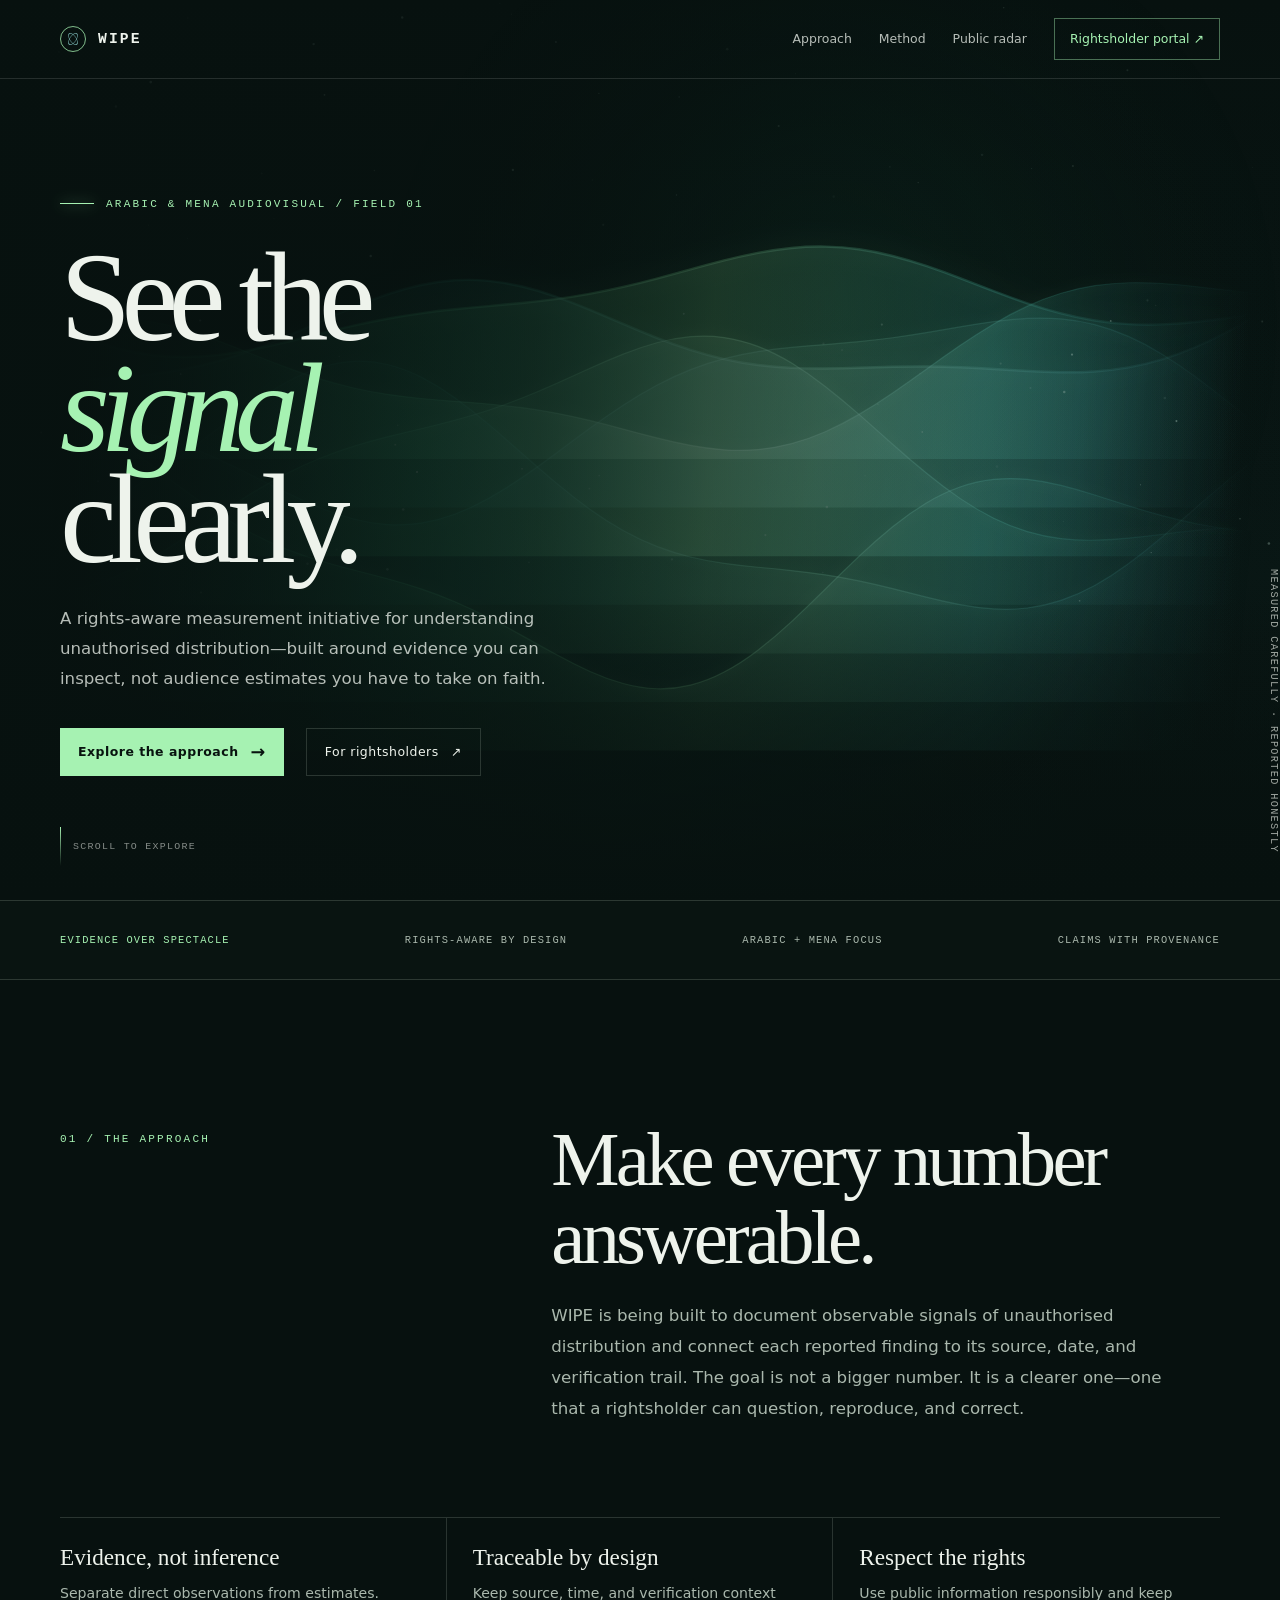
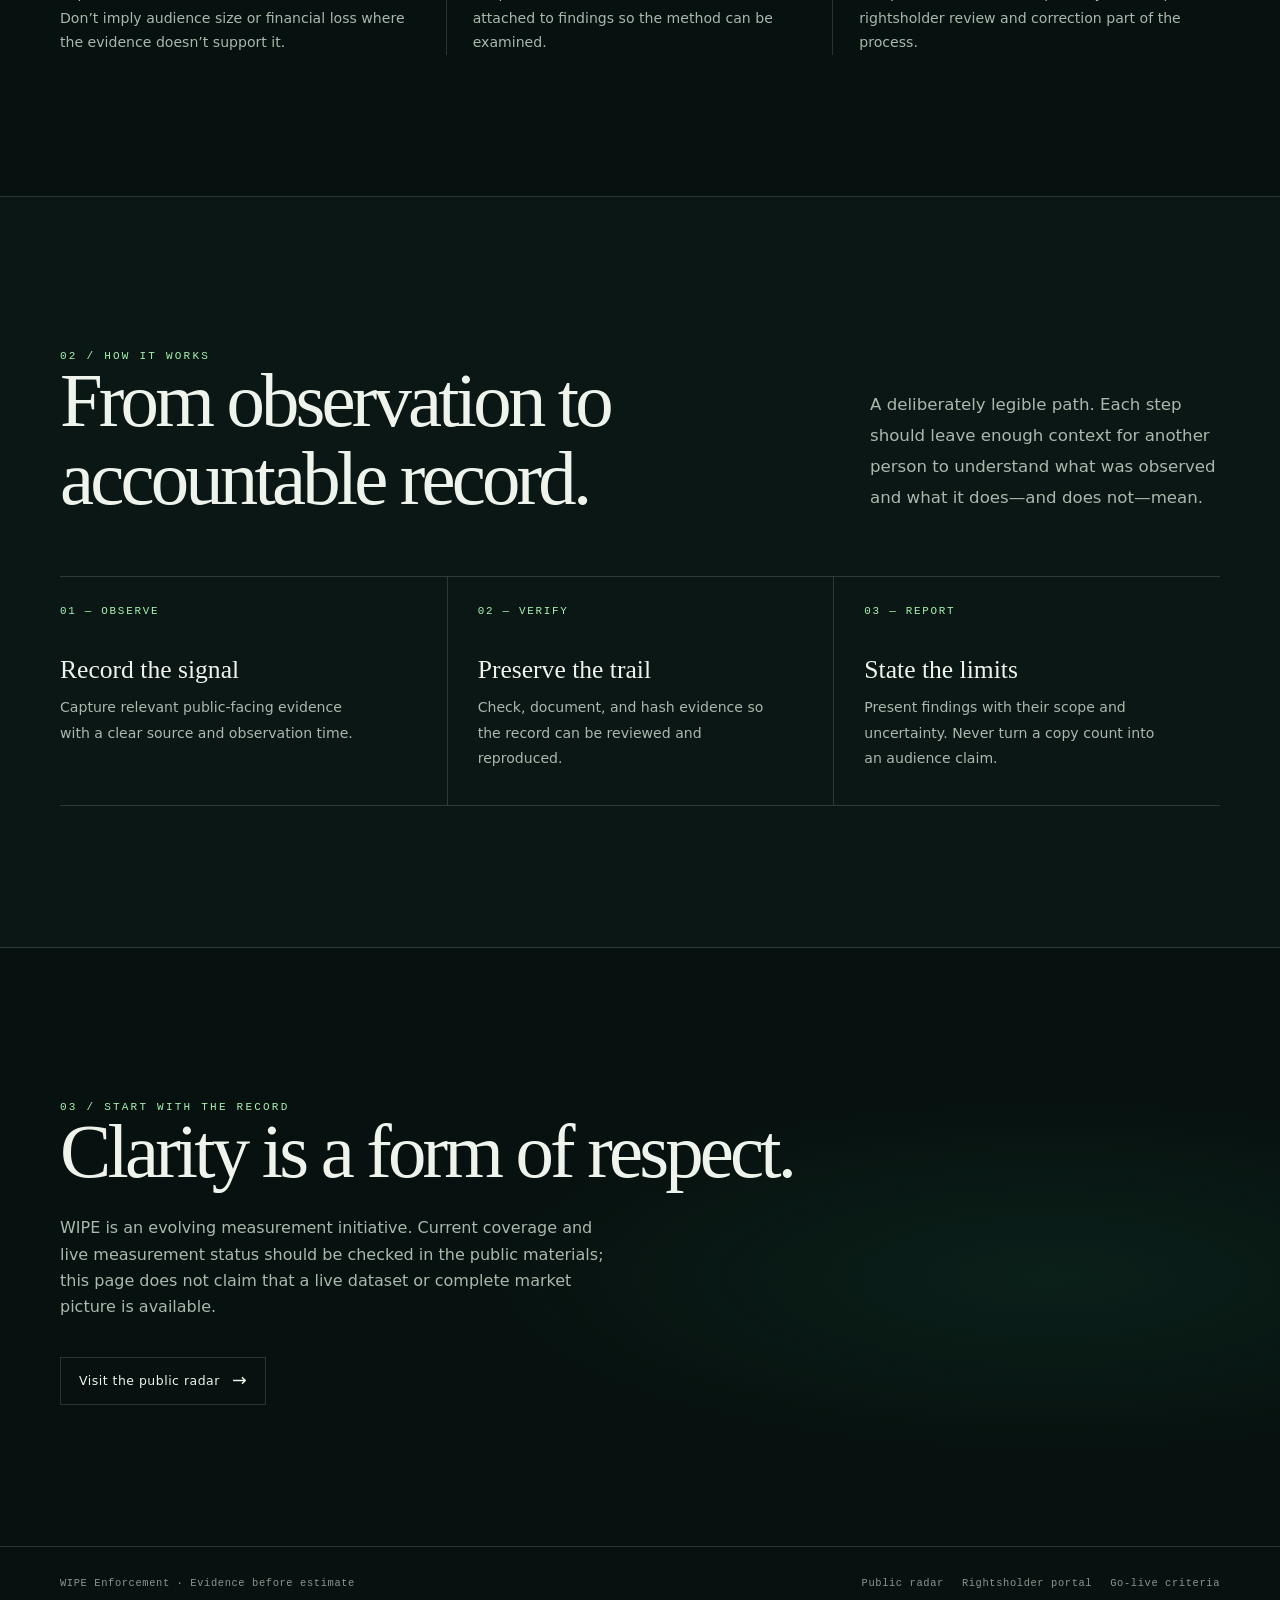
<file: index.html>
<!doctype html>
<html lang="en">
<head>
  <meta charset="utf-8">
  <meta name="viewport" content="width=device-width, initial-scale=1">
  <meta name="theme-color" content="#07110f">
  <meta name="description" content="WIPE is an evidence-first measurement initiative for Arabic and MENA audiovisual distribution.">
  <title>WIPE — See the signal clearly</title>
  <style>
    :root{color-scheme:dark;--night:#07110f;--night-2:#0b1715;--paper:#eef3ec;--soft:#aab8ad;--line:rgba(222,239,222,.16);--green:#a6f2b2;--aqua:#9de8e5;--serif:Georgia,'Times New Roman',serif;--sans:Inter,ui-sans-serif,system-ui,-apple-system,BlinkMacSystemFont,'Segoe UI',sans-serif;--mono:'SFMono-Regular',Consolas,'Liberation Mono',monospace}
    *{box-sizing:border-box}html{scroll-behavior:smooth;scroll-padding-top:90px}body{margin:0;background:var(--night);color:var(--paper);font:16px/1.65 var(--sans);-webkit-font-smoothing:antialiased}a{color:inherit}button{font:inherit}.skip{position:absolute;left:1rem;top:-5rem;z-index:99;padding:.7rem 1rem;background:var(--paper);color:var(--night)}.skip:focus{top:1rem}.wrap{width:min(1160px,calc(100% - 48px));margin-inline:auto}
    .topbar{position:absolute;z-index:5;inset:0 0 auto;border-bottom:1px solid rgba(255,255,255,.12)}.nav{height:78px;display:flex;align-items:center;justify-content:space-between;gap:24px}.brand{display:flex;align-items:center;gap:12px;text-decoration:none;font:600 .92rem var(--mono);letter-spacing:.14em}.sigil{width:26px;height:26px;border:1px solid rgba(166,242,178,.76);border-radius:50%;position:relative}.sigil:before,.sigil:after{content:"";position:absolute;inset:5px;border:1px solid rgba(157,232,229,.7);border-radius:50%;transform:rotate(35deg) scaleX(.48)}.sigil:after{transform:rotate(-35deg) scaleX(.48)}.navlinks{display:flex;align-items:center;gap:27px}.navlinks a{color:rgba(238,243,236,.76);font-size:.78rem;text-decoration:none;transition:color .2s}.navlinks a:hover{color:var(--green)}.navlinks .contact{border:1px solid rgba(166,242,178,.42);padding:10px 15px;color:var(--green)}
    .hero{min-height:min(900px,100svh);height:max(740px,100svh);max-height:1020px;position:relative;isolation:isolate;overflow:hidden;display:flex;align-items:center;background:radial-gradient(ellipse at 48% 96%,rgba(15,77,59,.26),transparent 52%),linear-gradient(180deg,#07110f 0%,#091715 64%,#08110f 100%)}.aurora{position:absolute;inset:0;width:100%;height:100%;z-index:-1;opacity:.93}.hero:after{content:"";position:absolute;inset:0;z-index:-1;pointer-events:none;background:linear-gradient(90deg,rgba(7,17,15,.9) 0%,rgba(7,17,15,.72) 42%,rgba(7,17,15,.06) 100%),linear-gradient(0deg,#07110f 0%,transparent 34%,rgba(7,17,15,.17) 100%)}.hero-content{padding-top:74px;max-width:780px;position:relative}.eyebrow,.section-no{font:500 .69rem var(--mono);letter-spacing:.2em;text-transform:uppercase;color:var(--green)}.eyebrow{display:flex;align-items:center;gap:12px}.eyebrow:before{content:"";width:34px;height:1px;background:var(--green);box-shadow:0 0 14px rgba(166,242,178,.8)}h1{font:400 clamp(4.5rem,10vw,9rem)/.87 var(--serif);letter-spacing:-.075em;max-width:820px;margin:32px 0 28px}h1 span{display:block;color:var(--green);font-style:italic;font-weight:400}.lede{max-width:510px;color:rgba(238,243,236,.76);font-size:1.04rem;line-height:1.8}.hero-actions{display:flex;align-items:center;gap:22px;margin-top:35px}.button{display:inline-flex;align-items:center;gap:12px;min-height:48px;padding:0 18px;text-decoration:none;font-size:.78rem;letter-spacing:.04em}.button.primary{color:#08130f;background:var(--green);font-weight:650}.button.secondary{color:var(--paper);border:1px solid var(--line)}.button .arrow{font-size:1.1rem;transition:transform .2s}.button:hover .arrow{transform:translateX(4px)}.hero-note{position:absolute;right:0;bottom:47px;color:rgba(238,243,236,.66);font: .64rem var(--mono);letter-spacing:.13em;text-transform:uppercase;writing-mode:vertical-rl}.scroll-mark{position:absolute;bottom:34px;left:max(24px,calc((100vw - 1160px)/2));display:flex;align-items:center;gap:12px;color:rgba(238,243,236,.55);font: .62rem var(--mono);letter-spacing:.13em;text-transform:uppercase}.scroll-mark:before{content:"";height:39px;width:1px;background:linear-gradient(var(--green),transparent)}
    .signal-strip{border-top:1px solid var(--line);border-bottom:1px solid var(--line);background:#091411}.strip-inner{min-height:78px;display:flex;align-items:center;justify-content:space-between;gap:26px}.strip-inner span{font: .65rem var(--mono);letter-spacing:.11em;text-transform:uppercase;color:var(--soft)}.strip-inner span:first-child{color:var(--green)}
    section.content{padding:clamp(84px,11vw,150px) 0;border-bottom:1px solid var(--line)}.intro-grid{display:grid;grid-template-columns:.75fr 1.25fr;gap:90px}.section-no{padding-top:12px}.intro h2,.method h2,.closing h2{font:400 clamp(2.6rem,6vw,5.1rem)/1.02 var(--serif);letter-spacing:-.05em;margin:0 0 24px;max-width:800px}.intro p,.method-intro{max-width:620px;color:var(--soft);font-size:1.04rem;line-height:1.85}.principles{display:grid;grid-template-columns:repeat(3,1fr);margin-top:76px;border-top:1px solid var(--line)}.principle{padding:26px 26px 0 0;border-right:1px solid var(--line)}.principle+.principle{padding-left:26px}.principle:last-child{border-right:0}.principle b{display:block;font:400 1.45rem var(--serif);margin-bottom:10px}.principle p{margin:0;color:var(--soft);font-size:.88rem;line-height:1.75}
    .method{background:var(--night-2)}.method-head{display:flex;align-items:end;justify-content:space-between;gap:40px;margin-bottom:58px}.method h2{max-width:570px;margin-bottom:0}.method-intro{max-width:350px;margin:0 0 5px}.steps{display:grid;grid-template-columns:repeat(3,1fr);border-top:1px solid var(--line);border-bottom:1px solid var(--line)}.step{padding:28px 30px 34px 0;min-height:225px}.step+.step{padding-left:30px;border-left:1px solid var(--line)}.step-num{font: .68rem var(--mono);color:var(--green);letter-spacing:.16em}.step h3{font:400 1.6rem var(--serif);margin:38px 0 10px}.step p{max-width:300px;color:var(--soft);font-size:.88rem;line-height:1.8;margin:0}
    .closing{position:relative;overflow:hidden;background:radial-gradient(ellipse at 82% 55%,rgba(28,92,69,.2),transparent 40%),#07110f}.closing .wrap{position:relative}.closing h2{max-width:740px}.closing p{max-width:560px;color:var(--soft)}.closing .button{margin-top:20px}.footer{padding:30px 0;display:flex;justify-content:space-between;align-items:center;gap:24px;color:rgba(238,243,236,.58);font: .65rem var(--mono);letter-spacing:.06em}.footer-links{display:flex;gap:18px;flex-wrap:wrap}.footer a{color:inherit;text-decoration:none}.footer a:hover{color:var(--green)}[data-reveal]{opacity:0;transform:translateY(18px);transition:opacity .8s ease,transform .8s cubic-bezier(.2,.7,.2,1)}[data-reveal].seen{opacity:1;transform:none}
    @media(max-width:760px){.wrap{width:min(100% - 36px,1160px)}.nav{height:68px}.navlinks{gap:15px}.navlinks a:not(.contact){display:none}.navlinks .contact{padding:9px 11px}.hero{height:92svh;min-height:700px}.hero:after{background:linear-gradient(90deg,rgba(7,17,15,.78),rgba(7,17,15,.28)),linear-gradient(0deg,#07110f 0%,transparent 46%)}.hero-content{padding-top:30px}h1{font-size:clamp(4.3rem,16vw,7.1rem)}.hero-note{display:none}.scroll-mark{left:18px}.strip-inner{justify-content:flex-start;overflow:hidden;min-height:70px}.strip-inner span{white-space:nowrap;font-size:.58rem}.strip-inner span:nth-child(3){display:none}.intro-grid{grid-template-columns:1fr;gap:25px}.principles{grid-template-columns:1fr;margin-top:46px}.principle,.principle+.principle{padding:21px 0;border-right:0;border-bottom:1px solid var(--line)}.principle:last-child{border-bottom:0}.method-head{display:block}.method-intro{margin-top:22px}.steps{grid-template-columns:1fr}.step,.step+.step{padding:24px 0;min-height:0;border-left:0;border-bottom:1px solid var(--line)}.step:last-child{border-bottom:0}.step h3{margin:20px 0 7px}.footer{align-items:flex-start;flex-direction:column}.hero-actions{gap:12px;flex-wrap:wrap}}
    @media(prefers-reduced-motion:reduce){html{scroll-behavior:auto}*,*:before,*:after{animation-duration:.01ms!important;animation-iteration-count:1!important;transition-duration:.01ms!important}[data-reveal]{opacity:1;transform:none}}
  </style>
</head>
<body>
  <a class="skip" href="#main">Skip to content</a>
  <header class="topbar"><div class="wrap nav"><a class="brand" href="#top" aria-label="WIPE home"><span class="sigil" aria-hidden="true"></span><span>WIPE</span></a><nav class="navlinks" aria-label="Main navigation"><a href="#approach">Approach</a><a href="#method">Method</a><a href="site/radar.html">Public radar</a><a class="contact" href="site/verify.html">Rightsholder portal <span aria-hidden="true">↗</span></a></nav></div></header>
  <main id="main">
    <section class="hero" id="top" aria-labelledby="hero-title"><canvas class="aurora" aria-hidden="true"></canvas><div class="wrap"><div class="hero-content"><div class="eyebrow">Arabic &amp; MENA audiovisual / field 01</div><h1 id="hero-title">See the<span>signal</span>clearly.</h1><p class="lede">A rights-aware measurement initiative for understanding unauthorised distribution—built around evidence you can inspect, not audience estimates you have to take on faith.</p><div class="hero-actions"><a class="button primary" href="#approach">Explore the approach <span class="arrow" aria-hidden="true">→</span></a><a class="button secondary" href="site/verify.html">For rightsholders <span aria-hidden="true">↗</span></a></div></div></div><div class="hero-note" aria-hidden="true">Measured carefully · reported honestly</div><div class="scroll-mark" aria-hidden="true">Scroll to explore</div></section>
    <div class="signal-strip" aria-label="Guiding principles"><div class="wrap strip-inner"><span>Evidence over spectacle</span><span>Rights-aware by design</span><span>Arabic + MENA focus</span><span>Claims with provenance</span></div></div>
    <section class="content intro" id="approach"><div class="wrap"><div class="intro-grid"><div class="section-no" data-reveal>01 / The approach</div><div data-reveal><h2>Make every number answerable.</h2><p>WIPE is being built to document observable signals of unauthorised distribution and connect each reported finding to its source, date, and verification trail. The goal is not a bigger number. It is a clearer one—one that a rightsholder can question, reproduce, and correct.</p></div></div><div class="principles" data-reveal><article class="principle"><b>Evidence, not inference</b><p>Separate direct observations from estimates. Don’t imply audience size or financial loss where the evidence doesn’t support it.</p></article><article class="principle"><b>Traceable by design</b><p>Keep source, time, and verification context attached to findings so the method can be examined.</p></article><article class="principle"><b>Respect the rights</b><p>Use public information responsibly and keep rightsholder review and correction part of the process.</p></article></div></div></section>
    <section class="content method" id="method"><div class="wrap"><div class="method-head" data-reveal><div><div class="section-no">02 / How it works</div><h2>From observation to accountable record.</h2></div><p class="method-intro">A deliberately legible path. Each step should leave enough context for another person to understand what was observed and what it does—and does not—mean.</p></div><div class="steps"><article class="step" data-reveal><div class="step-num">01 — OBSERVE</div><h3>Record the signal</h3><p>Capture relevant public-facing evidence with a clear source and observation time.</p></article><article class="step" data-reveal><div class="step-num">02 — VERIFY</div><h3>Preserve the trail</h3><p>Check, document, and hash evidence so the record can be reviewed and reproduced.</p></article><article class="step" data-reveal><div class="step-num">03 — REPORT</div><h3>State the limits</h3><p>Present findings with their scope and uncertainty. Never turn a copy count into an audience claim.</p></article></div></div></section>
    <section class="content closing"><div class="wrap" data-reveal><div class="section-no">03 / Start with the record</div><h2>Clarity is a form of respect.</h2><p>WIPE is an evolving measurement initiative. Current coverage and live measurement status should be checked in the public materials; this page does not claim that a live dataset or complete market picture is available.</p><a class="button secondary" href="site/radar.html">Visit the public radar <span class="arrow" aria-hidden="true">→</span></a></div></section>
  </main>
  <footer class="wrap footer"><span>WIPE Enforcement · Evidence before estimate</span><div class="footer-links"><a href="site/radar.html">Public radar</a><a href="site/verify.html">Rightsholder portal</a><a href="docs/GO_LIVE.md">Go-live criteria</a></div></footer>
  <script defer src="assets/aurora.js"></script>
</body>
</html>
</file>
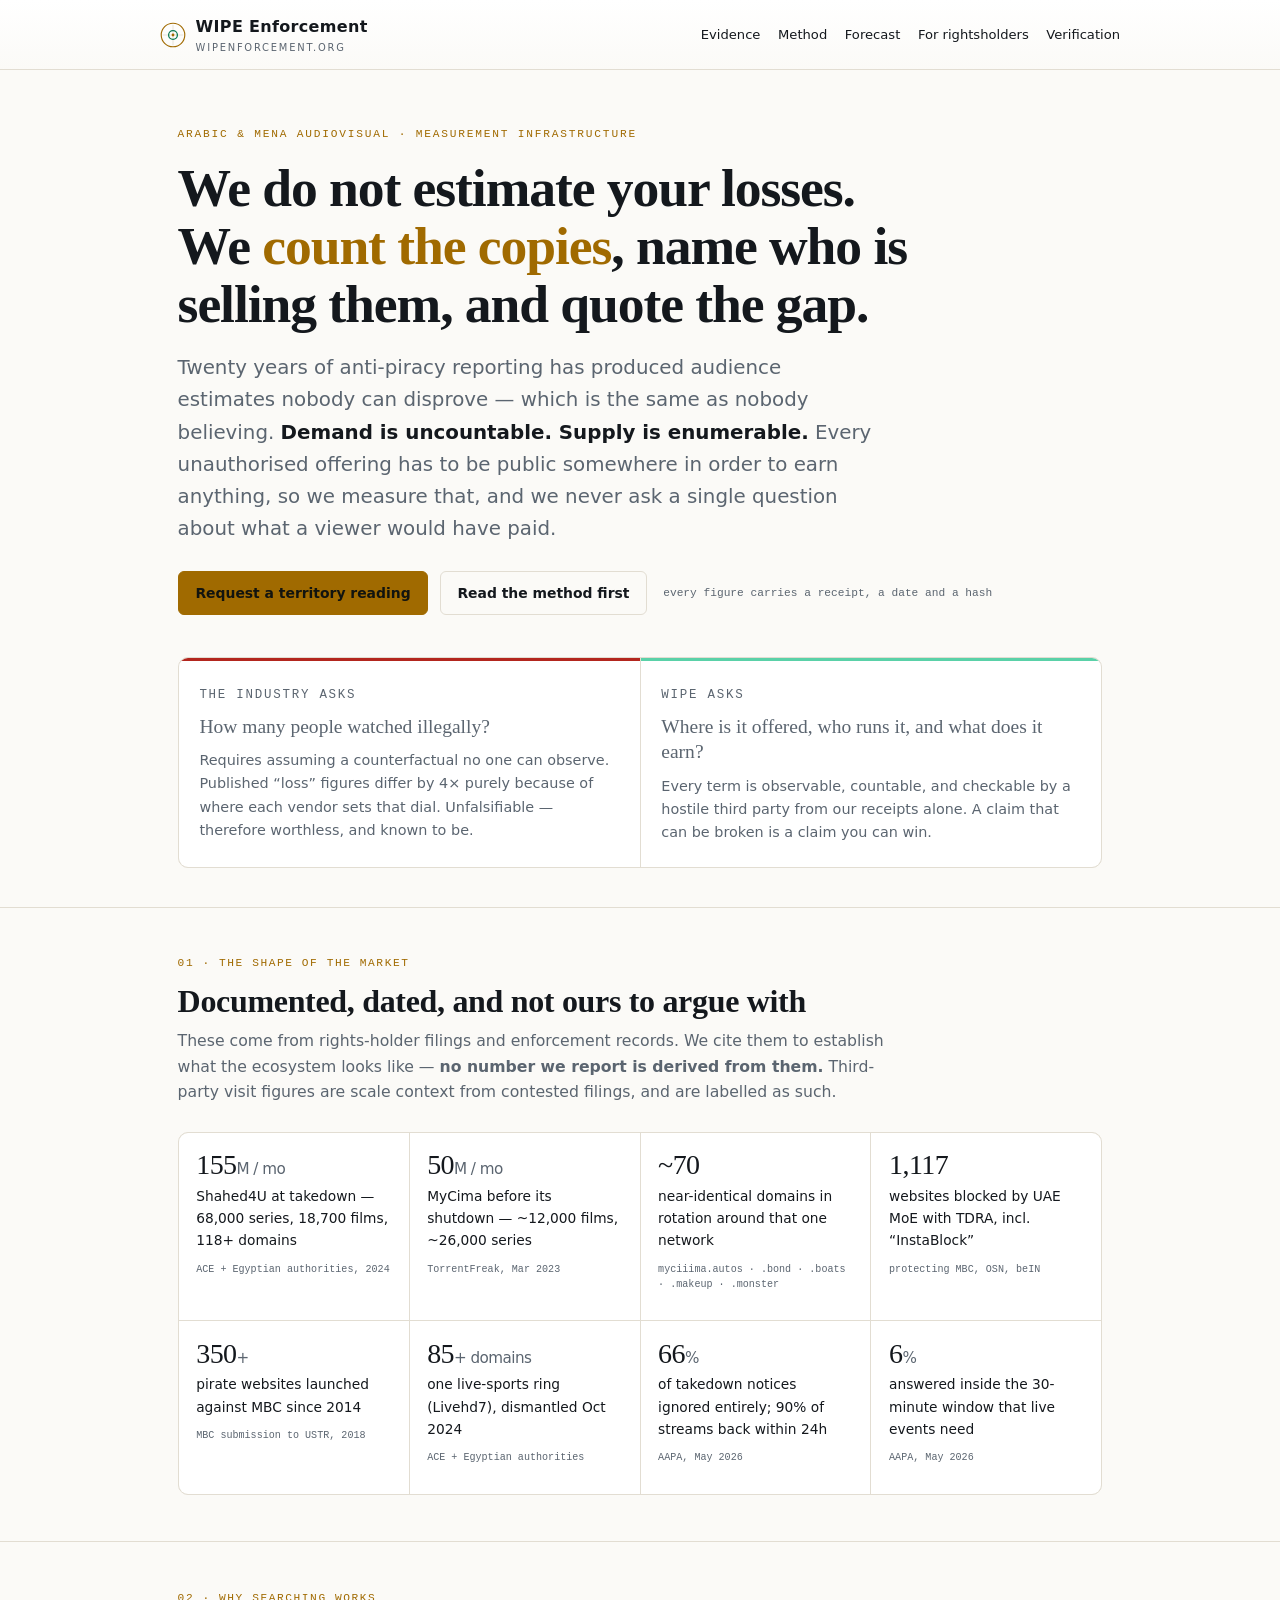
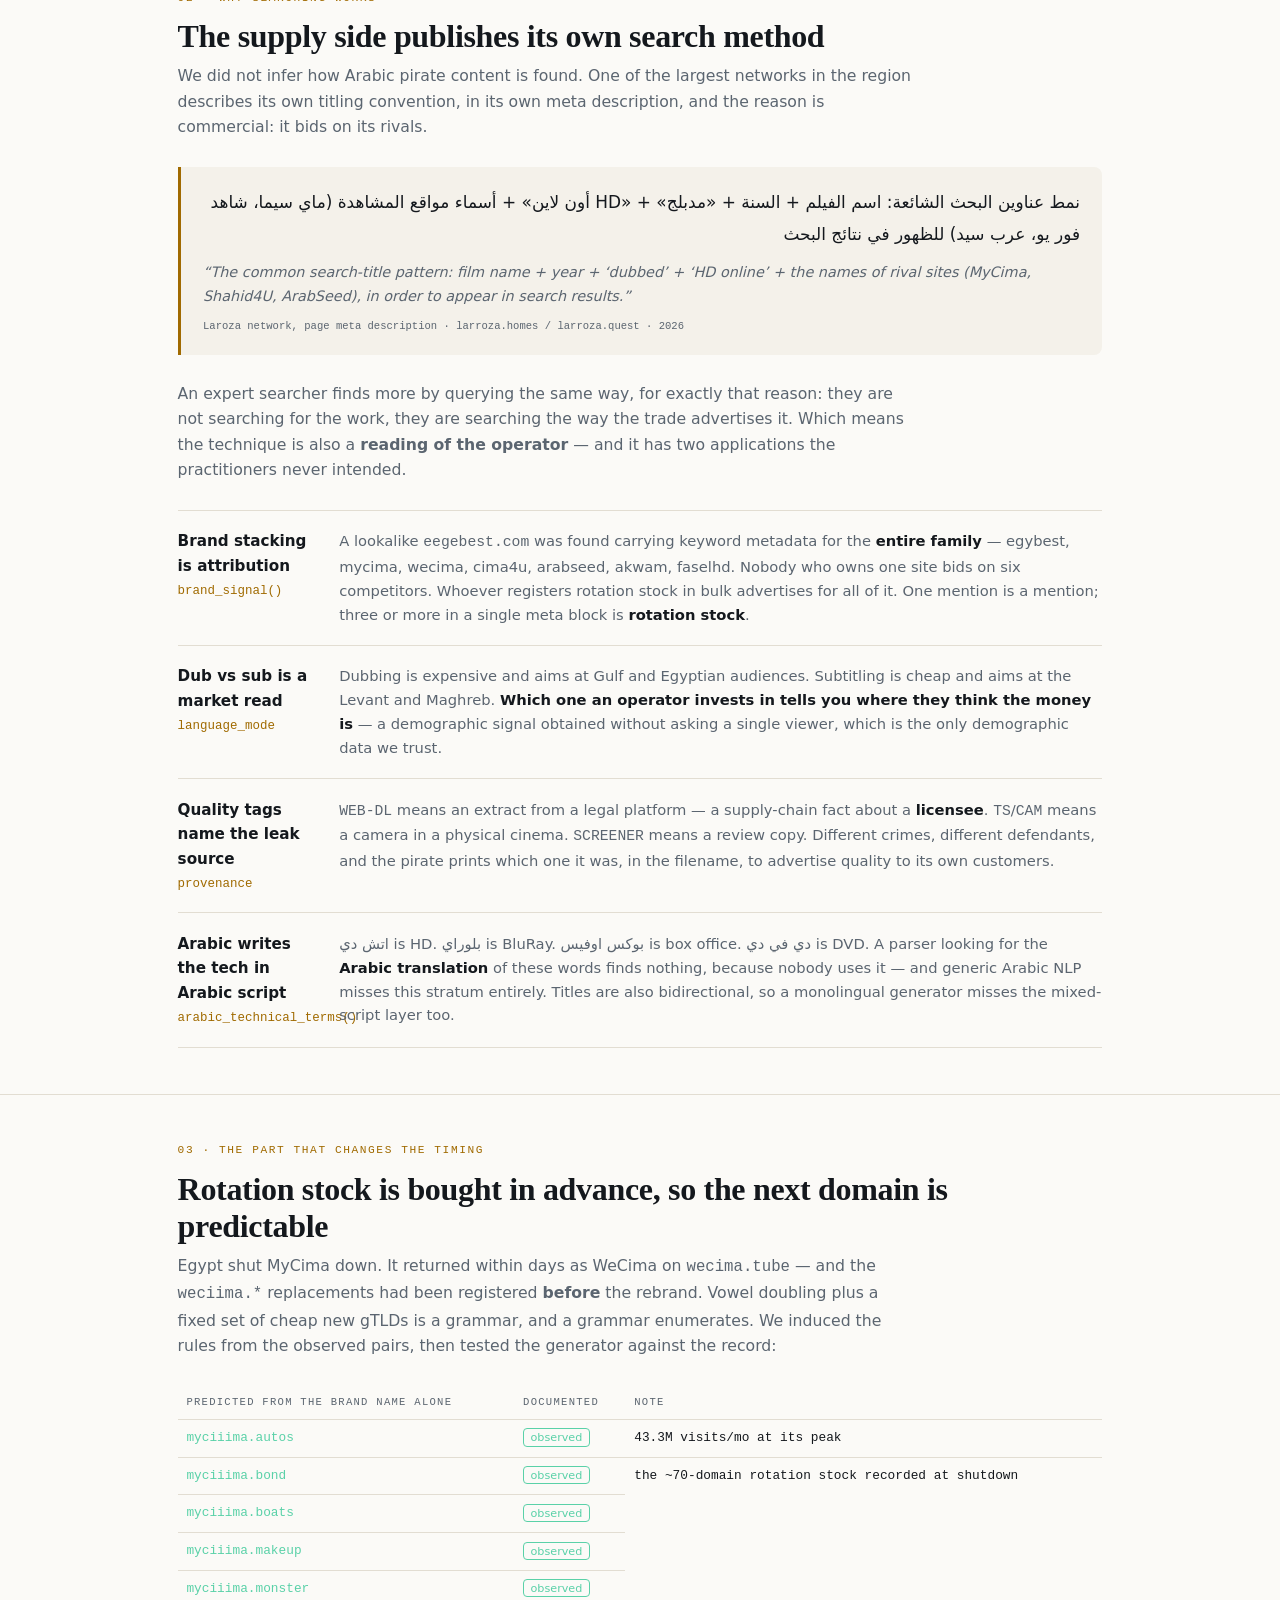
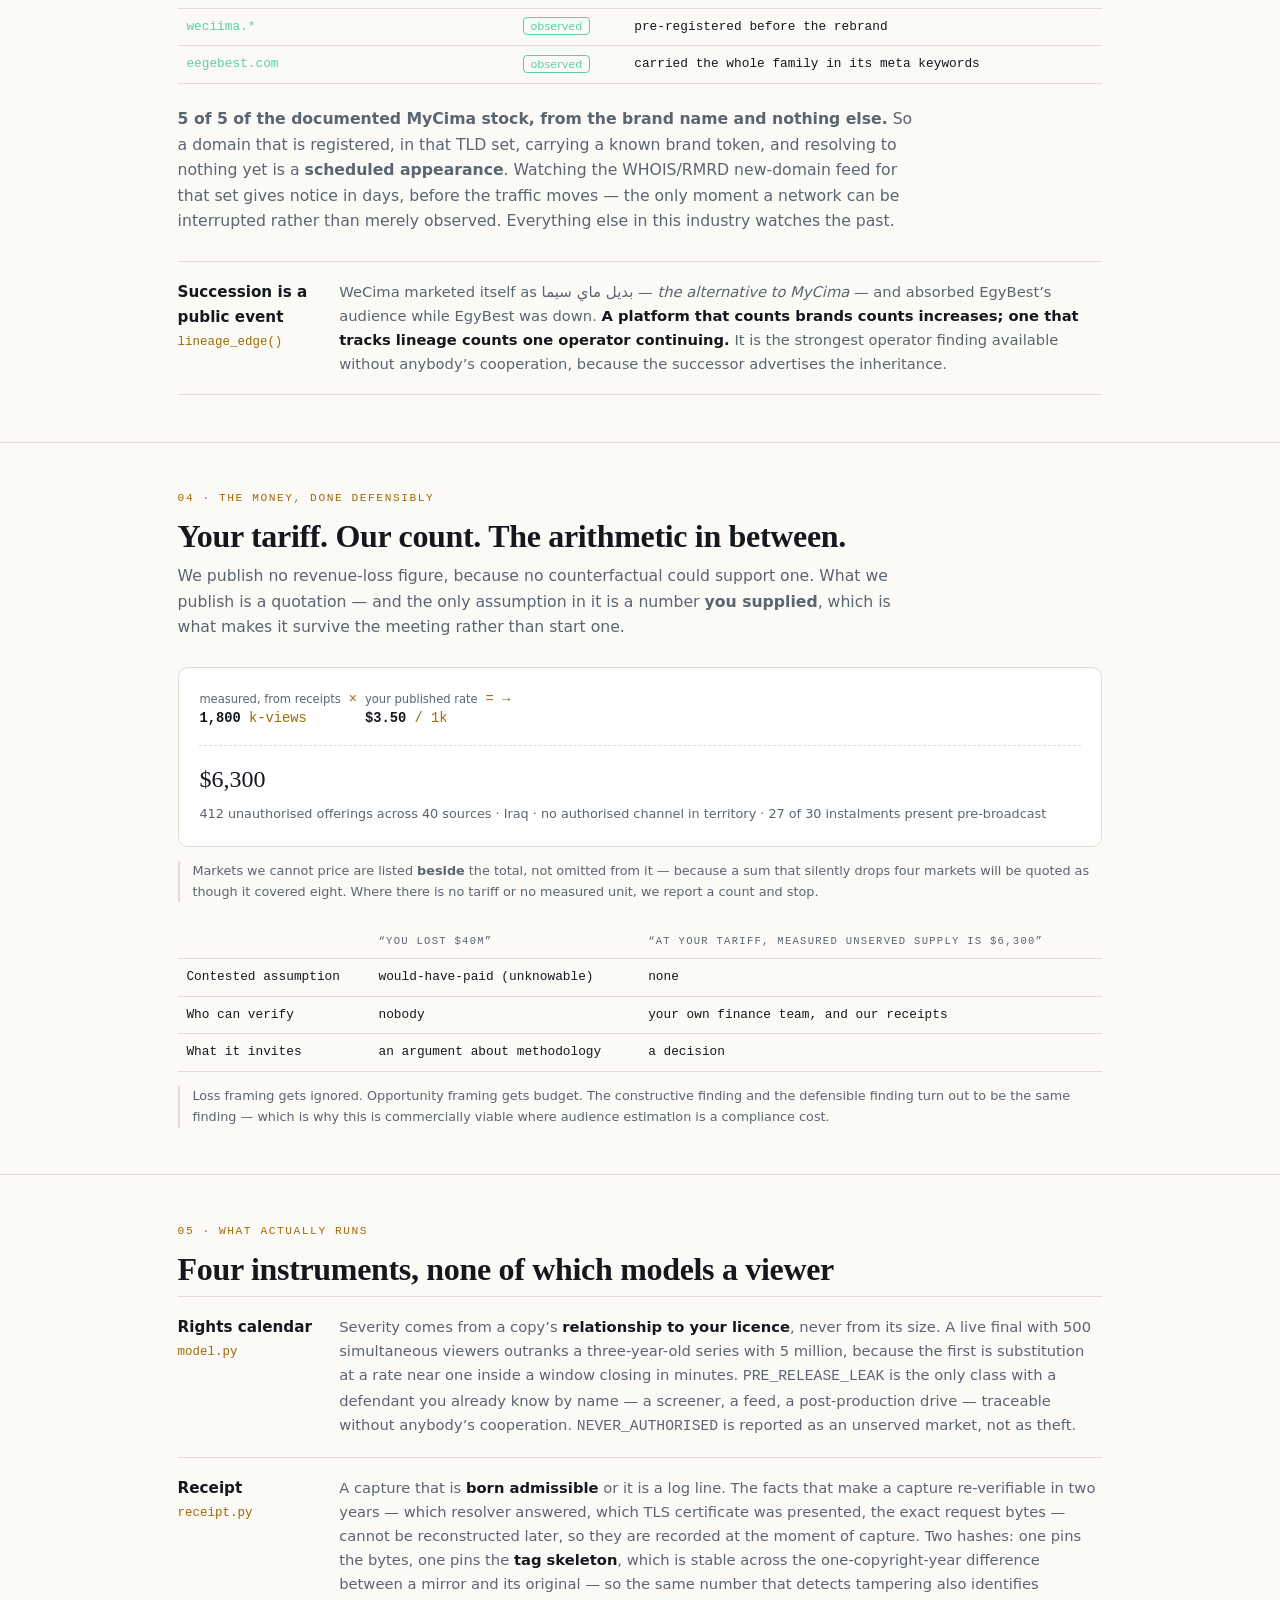
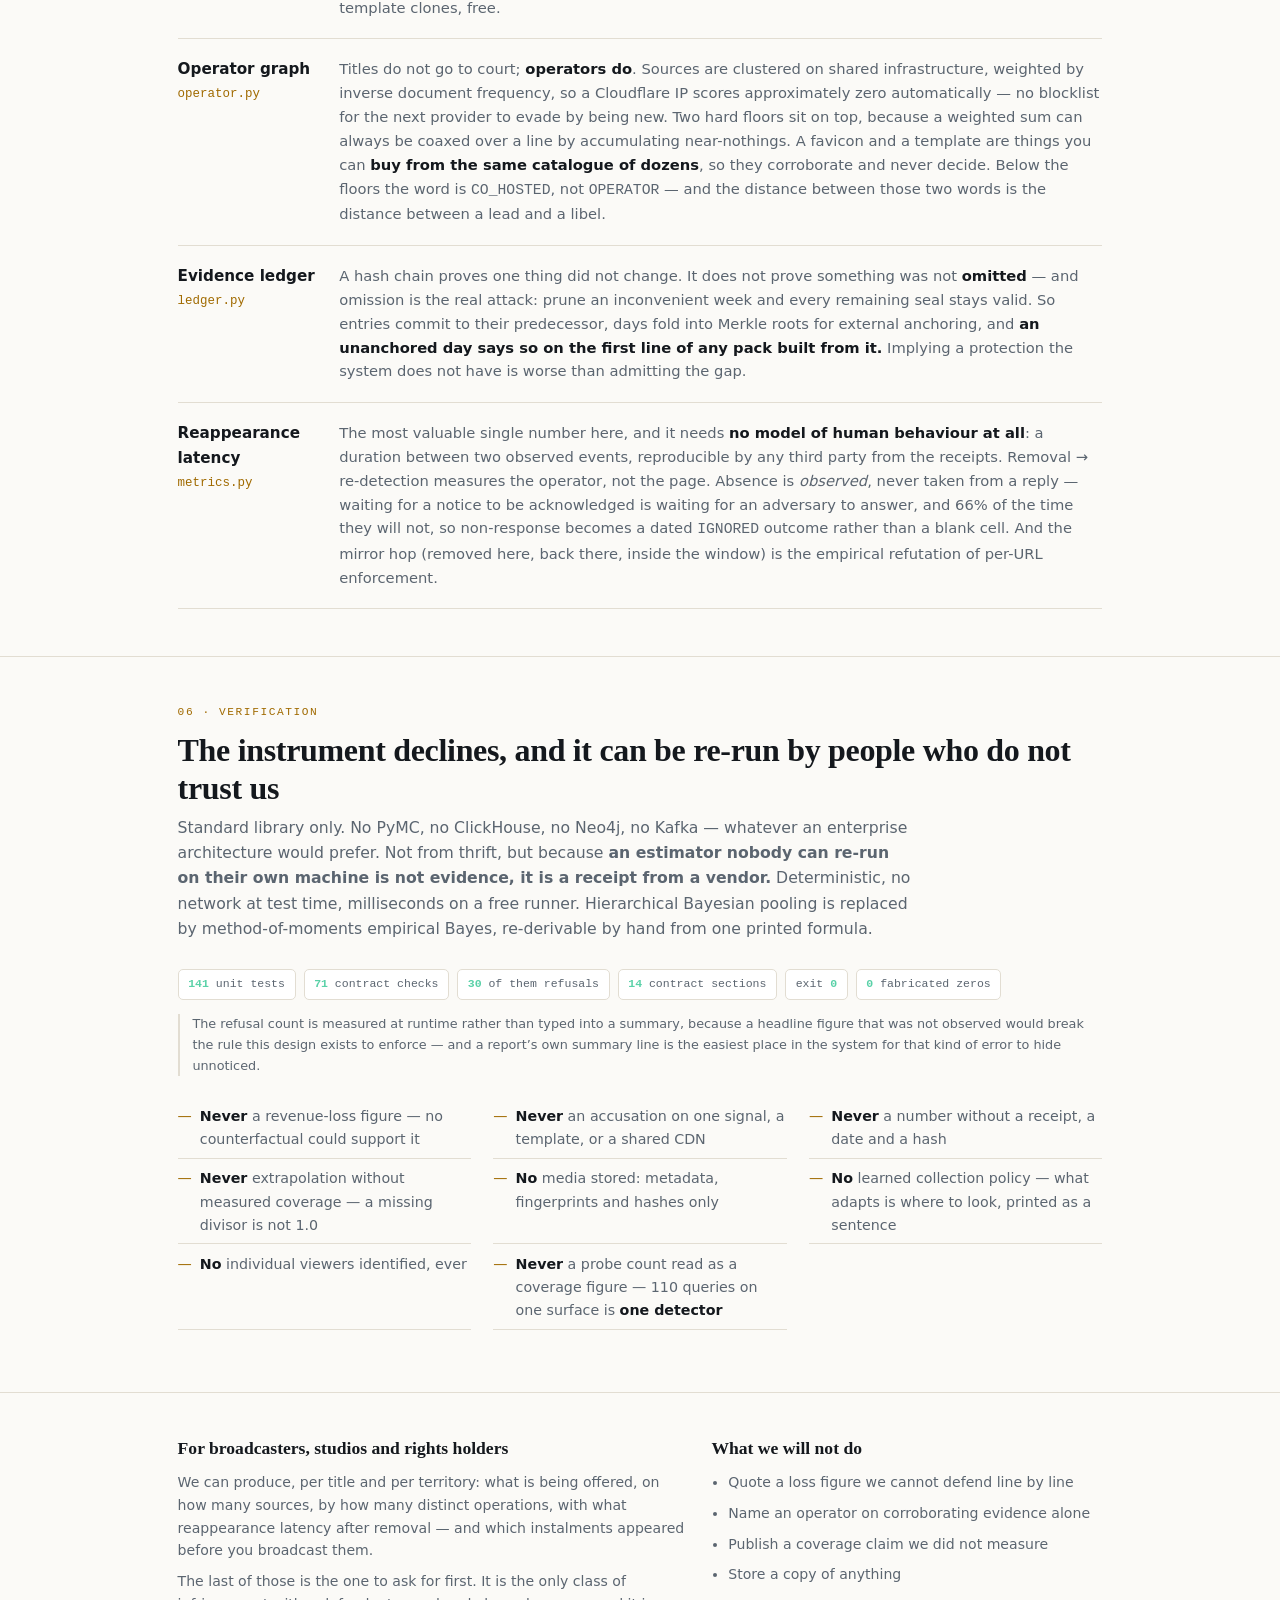
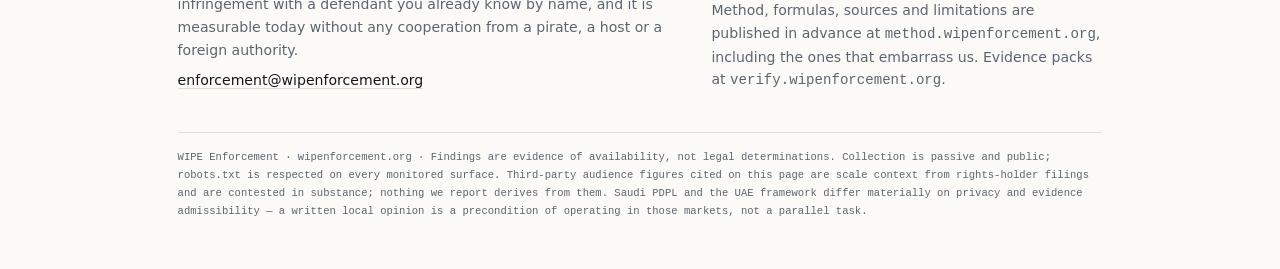
<file: site/index.html>
<!DOCTYPE html>
<html lang="en" dir="ltr">
<head>
<meta charset="utf-8">
<meta name="viewport" content="width=device-width,initial-scale=1">
<title>WIPE Enforcement — measured evidence of unauthorised distribution, Arabic &amp; MENA</title>
<meta name="description" content="We count the copies, attribute them to the businesses running them, and price the gap at your own tariff. No modelled audience. No inflated loss figure. Every number reproducible from the receipts.">
<link rel="canonical" href="https://wipenforcement.org/">
<style>
:root{
  --bg:#0b0d10; --panel:#11151a; --panel2:#0e1216; --ink:#e8eaed; --dim:#9aa3ad;
  --line:#20262e; --accent:#e8b64c; --accent2:#5ad1a8; --bad:#ff6b6b; --good:#5ad1a8;
  --sero:ui-serif,Georgia,"Times New Roman",serif;
  --mono:ui-monospace,"SF Mono",Menlo,Consolas,"Liberation Mono",monospace;
  --sans:system-ui,-apple-system,"Segoe UI",Roboto,"Helvetica Neue",Arial,
         "Noto Sans Arabic","Noto Naskh Arabic",sans-serif;
}
@media (prefers-color-scheme:light){:root{
  --bg:#fbfaf7; --panel:#fff; --panel2:#f4f1ea; --ink:#14181d; --dim:#5b6570;
  --line:#e2ddd2; --accent:#a06a00; --accent2:#0a7a54; --bad:#b3261e;
}}
*{box-sizing:border-box}
html{-webkit-text-size-adjust:100%}
body{margin:0;background:var(--bg);color:var(--ink);font-family:var(--sans);
  font-size:16px;line-height:1.62;-webkit-font-smoothing:antialiased}
.wrap{max-width:60rem;margin:0 auto;padding:0 1.1rem}
a{color:var(--ink);text-decoration:none;border-bottom:1px solid var(--line)}
a:hover{border-bottom-color:var(--accent)}
.ar{font-family:var(--sans);direction:rtl;unicode-bidi:isolate;font-size:1.02em}

/* ── masthead ─────────────────────────────────────────────── */
header{border-bottom:1px solid var(--line);background:
  linear-gradient(180deg,var(--panel) 0%,var(--bg) 100%)}
.top{display:flex;align-items:center;justify-content:space-between;gap:1rem;
  padding:.85rem 0;flex-wrap:wrap}
.brand{display:flex;align-items:center;gap:.6rem;font-weight:700;letter-spacing:.02em}
.mark{width:26px;height:26px;flex:0 0 auto}
.brand small{display:block;font-weight:400;color:var(--dim);font-size:.62rem;
  letter-spacing:.18em;text-transform:uppercase}
nav{display:flex;gap:1.1rem;font-size:.82rem;color:var(--dim);flex-wrap:wrap}
nav a{border:0}
nav a:hover{color:var(--ink)}

/* ── hero ────────────────────────────────────────────────── */
.hero{padding:3.4rem 0 2.4rem;border-bottom:1px solid var(--line)}
.kicker{font-family:var(--mono);font-size:.7rem;letter-spacing:.16em;
  text-transform:uppercase;color:var(--accent);margin:0 0 1.1rem}
h1{font-family:var(--sero);font-weight:600;letter-spacing:-.02em;
  font-size:clamp(1.95rem,6vw,3.35rem);line-height:1.08;margin:0 0 1.15rem}
h1 em{font-style:normal;color:var(--accent);}
.lede{font-size:clamp(1.02rem,2.4vw,1.24rem);color:var(--dim);max-width:44rem;
  margin:0 0 1.6rem}
.lede b{color:var(--ink);font-weight:600}
.cta{display:flex;gap:.7rem;flex-wrap:wrap;align-items:center}
.btn{display:inline-block;padding:.62rem 1.05rem;border-radius:6px;font-size:.87rem;
  font-weight:600;border:1px solid var(--accent);background:var(--accent);color:#12140f}
.btn.ghost{background:transparent;color:var(--ink);border-color:var(--line)}
.btn:hover{filter:brightness(1.08)}
.stamp{font-family:var(--mono);font-size:.7rem;color:var(--dim);margin-left:.3rem}

/* ── the inversion ────────────────────────────────────────── */
.split{display:grid;grid-template-columns:1fr 1fr;gap:1px;background:var(--line);
  border:1px solid var(--line);border-radius:10px;overflow:hidden;margin:2.6rem 0 0}
@media (max-width:640px){.split{grid-template-columns:1fr}}
.split>div{background:var(--panel);padding:1.4rem 1.3rem}
.split h3{margin:.15rem 0 .5rem;font-size:.78rem;font-family:var(--mono);
  letter-spacing:.14em;text-transform:uppercase;color:var(--dim);font-weight:500}
.split .big{font-family:var(--sero);font-size:1.22rem;line-height:1.32;margin:0 0 .6rem}
.split p{margin:0;font-size:.9rem;color:var(--dim)}
.them{border-top:3px solid var(--bad)}
.us{border-top:3px solid var(--good)}

/* ── sections ─────────────────────────────────────────────── */
section{padding:2.9rem 0;border-bottom:1px solid var(--line)}
h2{font-family:var(--sero);font-weight:600;letter-spacing:-.01em;
  font-size:clamp(1.45rem,3.6vw,2rem);margin:0 0 .5rem;line-height:1.16}
.sub{color:var(--dim);margin:0 0 1.7rem;max-width:46rem;font-size:.98rem}
.num{font-family:var(--mono);font-size:.7rem;color:var(--accent);
  letter-spacing:.14em;display:block;margin-bottom:.7rem}

/* evidence cards */
.cards{display:grid;grid-template-columns:repeat(auto-fit,minmax(13.5rem,1fr));gap:1px;
  background:var(--line);border:1px solid var(--line);border-radius:10px;overflow:hidden}
.card{background:var(--panel);padding:1.15rem 1.1rem}
.card .v{font-family:var(--sero);font-size:1.75rem;line-height:1;letter-spacing:-.02em;
  margin:0 0 .35rem}
.card .v span{font-size:.95rem;color:var(--dim);font-family:var(--sans)}
.card .l{font-size:.86rem;color:var(--ink);margin:0 0 .5rem}
.card .s{font-family:var(--mono);font-size:.63rem;color:var(--dim);line-height:1.5;
  word-break:break-word}

/* the four objects */
.obj{display:grid;grid-template-columns:minmax(6rem,9rem) 1fr;gap:.2rem 1.1rem;
  padding:1.15rem 0;border-top:1px solid var(--line)}
.obj:last-child{border-bottom:1px solid var(--line)}
@media (max-width:560px){.obj{grid-template-columns:1fr;gap:.3rem}}
.obj .t{font-weight:700;font-size:.95rem}
.obj .t code{font-family:var(--mono);font-size:.78rem;color:var(--accent);
  display:block;margin-top:.15rem;font-weight:400}
.obj .d{font-size:.92rem;color:var(--dim);margin:0}
.obj .d b{color:var(--ink);font-weight:600}

/* quote */
blockquote{margin:0;padding:1.3rem 1.4rem;background:var(--panel2);
  border-left:3px solid var(--accent);border-radius:0 8px 8px 0}
blockquote .ar{display:block;font-size:1.06rem;line-height:1.85;margin-bottom:.7rem}
blockquote .en{font-size:.9rem;color:var(--dim);font-style:italic;margin:0 0 .6rem}
blockquote cite{font-family:var(--mono);font-size:.66rem;color:var(--dim);
  font-style:normal;display:block}

/* rotation table */
.rot{width:100%;border-collapse:collapse;font-size:.86rem;margin-top:.4rem}
.rot th{text-align:left;font-family:var(--mono);font-size:.66rem;letter-spacing:.12em;
  text-transform:uppercase;color:var(--dim);font-weight:500;padding:.5rem .55rem;
  border-bottom:1px solid var(--line)}
.rot td{padding:.5rem .55rem;border-bottom:1px solid var(--line);
  font-family:var(--mono);font-size:.8rem;vertical-align:top}
.rot tr.hit td:first-child{color:var(--good)}
.rot .tag{font-family:var(--sans);font-size:.7rem;padding:.1rem .4rem;border-radius:4px;
  border:1px solid var(--line);color:var(--dim);white-space:nowrap}
.rot .tag.y{color:var(--good);border-color:var(--good)}

/* the arithmetic */
.calc{background:var(--panel);border:1px solid var(--line);border-radius:10px;
  padding:1.3rem;margin-top:.4rem}
.calc .row{display:flex;flex-wrap:wrap;gap:.5rem;align-items:baseline;
  font-family:var(--mono);font-size:.86rem}
.calc .op{color:var(--accent)}
.calc .n{font-weight:700}
.calc .lbl{font-family:var(--sans);font-size:.72rem;color:var(--dim);display:block}
.calc .out{margin-top:.9rem;padding-top:.9rem;border-top:1px dashed var(--line);
  font-family:var(--sero);font-size:1.5rem}
.calc .out small{font-family:var(--sans);font-size:.8rem;color:var(--dim);
  display:block;margin-top:.3rem}
.warn{font-size:.8rem;color:var(--dim);margin:.9rem 0 0;padding-left:.8rem;
  border-left:2px solid var(--line)}

/* refusal list */
.ref{display:grid;grid-template-columns:repeat(auto-fit,minmax(15rem,1fr));gap:.1rem 1.4rem;
  margin-top:.4rem}
.ref li{font-size:.89rem;color:var(--dim);padding:.42rem 0;
  border-bottom:1px solid var(--line);list-style:none;display:flex;gap:.5rem}
.ref li:before{content:"—";color:var(--accent);flex:0 0 auto}
.ref{padding:0}
.ref b{color:var(--ink);font-weight:600}

/* proof strip */
.proof{display:flex;flex-wrap:wrap;gap:.5rem;font-family:var(--mono);font-size:.72rem;
  margin-top:1rem}
.proof span{padding:.32rem .6rem;border:1px solid var(--line);border-radius:5px;
  color:var(--dim);background:var(--panel)}
.proof span b{color:var(--good);font-weight:600}

/* footer / cta */
footer{padding:2.6rem 0 3.2rem}
.foot{display:grid;grid-template-columns:1.3fr 1fr;gap:1.6rem}
@media (max-width:640px){.foot{grid-template-columns:1fr}}
.foot h4{margin:0 0 .5rem;font-family:var(--sero);font-size:1.1rem;font-weight:600}
.foot p,.foot li{font-size:.88rem;color:var(--dim);margin:0 0 .5rem}
.foot ul{padding-left:1.05rem;margin:0}
.fine{font-family:var(--mono);font-size:.66rem;color:var(--dim);margin-top:2rem;
  padding-top:1rem;border-top:1px solid var(--line);line-height:1.7}
</style>
</head>
<body>

<header>
  <div class="wrap top">
    <div class="brand">
      <svg class="mark" viewBox="0 0 32 32" aria-hidden="true">
        <circle cx="16" cy="16" r="14.5" fill="none" stroke="var(--accent)" stroke-width="1.4"/>
        <path d="M16 3.5 L16 28.5 M3.5 16 L28.5 16" stroke="var(--line)" stroke-width="1"/>
        <circle cx="16" cy="16" r="5.4" fill="none" stroke="var(--accent2)" stroke-width="1.6"/>
        <circle cx="16" cy="16" r="1.7" fill="var(--accent)"/>
      </svg>
      <div>WIPE Enforcement<small>wipenforcement.org</small></div>
    </div>
    <nav>
      <a href="#evidence">Evidence</a>
      <a href="#method">Method</a>
      <a href="#forecast">Forecast</a>
      <a href="#pricing">For rightsholders</a>
      <a href="#proof">Verification</a>
    </nav>
  </div>
</header>

<div class="hero">
  <div class="wrap">
    <p class="kicker">Arabic &amp; MENA audiovisual · measurement infrastructure</p>
    <h1>We do not estimate your losses.<br>We <em>count the copies</em>, name who is<br>selling them, and quote the gap.</h1>
    <p class="lede">Twenty years of anti-piracy reporting has produced audience
      estimates nobody can disprove — which is the same as nobody believing.
      <b>Demand is uncountable. Supply is enumerable.</b> Every unauthorised
      offering has to be public somewhere in order to earn anything, so we
      measure that, and we never ask a single question about what a viewer would
      have paid.</p>
    <div class="cta">
      <a class="btn" href="#pricing">Request a territory reading</a>
      <a class="btn ghost" href="#method">Read the method first</a>
      <span class="stamp">every figure carries a receipt, a date and a hash</span>
    </div>

    <div class="split">
      <div class="them">
        <h3>The industry asks</h3>
        <p class="big">How many people watched illegally?</p>
        <p>Requires assuming a counterfactual no one can observe. Published
          “loss” figures differ by 4× purely because of where each vendor sets
          that dial. Unfalsifiable — therefore worthless, and known to be.</p>
      </div>
      <div class="us">
        <h3>WIPE asks</h3>
        <p class="big">Where is it offered, who runs it, and what does it earn?</p>
        <p>Every term is observable, countable, and checkable by a hostile third
          party from our receipts alone. A claim that can be broken is a claim
          you can win.</p>
      </div>
    </div>
  </div>
</div>

<section id="evidence">
  <div class="wrap">
    <span class="num">01 · THE SHAPE OF THE MARKET</span>
    <h2>Documented, dated, and not ours to argue with</h2>
    <p class="sub">These come from rights-holder filings and enforcement records.
      We cite them to establish what the ecosystem looks like — <b>no number we
      report is derived from them.</b> Third-party visit figures are scale
      context from contested filings, and are labelled as such.</p>
    <div class="cards">
      <div class="card"><p class="v">155<span>M / mo</span></p>
        <p class="l">Shahed4U at takedown — 68,000 series, 18,700 films, 118+ domains</p>
        <p class="s">ACE + Egyptian authorities, 2024</p></div>
      <div class="card"><p class="v">50<span>M / mo</span></p>
        <p class="l">MyCima before its shutdown — ~12,000 films, ~26,000 series</p>
        <p class="s">TorrentFreak, Mar 2023</p></div>
      <div class="card"><p class="v">~70</p>
        <p class="l">near-identical domains in rotation around that one network</p>
        <p class="s">myciiima.autos · .bond · .boats · .makeup · .monster</p></div>
      <div class="card"><p class="v">1,117</p>
        <p class="l">websites blocked by UAE MoE with TDRA, incl. “InstaBlock”</p>
        <p class="s">protecting MBC, OSN, beIN</p></div>
      <div class="card"><p class="v">350<span>+</span></p>
        <p class="l">pirate websites launched against MBC since 2014</p>
        <p class="s">MBC submission to USTR, 2018</p></div>
      <div class="card"><p class="v">85<span>+ domains</span></p>
        <p class="l">one live-sports ring (Livehd7), dismantled Oct 2024</p>
        <p class="s">ACE + Egyptian authorities</p></div>
      <div class="card"><p class="v">66<span>%</span></p>
        <p class="l">of takedown notices ignored entirely; 90% of streams back within 24h</p>
        <p class="s">AAPA, May 2026</p></div>
      <div class="card"><p class="v">6<span>%</span></p>
        <p class="l">answered inside the 30-minute window that live events need</p>
        <p class="s">AAPA, May 2026</p></div>
    </div>
  </div>
</section>

<section id="method">
  <div class="wrap">
    <span class="num">02 · WHY SEARCHING WORKS</span>
    <h2>The supply side publishes its own search method</h2>
    <p class="sub">We did not infer how Arabic pirate content is found. One of the
      largest networks in the region describes its own titling convention, in its
      own meta description, and the reason is commercial: it bids on its rivals.</p>

    <blockquote>
      <span class="ar">نمط عناوين البحث الشائعة: اسم الفيلم + السنة + «مدبلج» + «HD أون لاين» + أسماء مواقع المشاهدة (ماي سيما، شاهد فور يو، عرب سيد) للظهور في نتائج البحث</span>
      <p class="en">“The common search-title pattern: film name + year + ‘dubbed’ +
        ‘HD online’ + the names of rival sites (MyCima, Shahid4U, ArabSeed), in
        order to appear in search results.”</p>
      <cite>Laroza network, page meta description · larroza.homes / larroza.quest · 2026</cite>
    </blockquote>

    <p class="sub" style="margin-top:1.6rem">An expert searcher finds more by
      querying the same way, for exactly that reason: they are not searching for
      the work, they are searching the way the trade advertises it. Which means
      the technique is also a <b>reading of the operator</b> — and it has two
      applications the practitioners never intended.</p>

    <div class="obj">
      <div class="t">Brand stacking is attribution<code>brand_signal()</code></div>
      <p class="d">A lookalike <code>eegebest.com</code> was found carrying keyword
        metadata for the <b>entire family</b> — egybest, mycima, wecima, cima4u,
        arabseed, akwam, faselhd. Nobody who owns one site bids on six competitors.
        Whoever registers rotation stock in bulk advertises for all of it. One
        mention is a mention; three or more in a single meta block is
        <b>rotation stock</b>.</p>
    </div>
    <div class="obj">
      <div class="t">Dub vs sub is a market read<code>language_mode</code></div>
      <p class="d">Dubbing is expensive and aims at Gulf and Egyptian audiences.
        Subtitling is cheap and aims at the Levant and Maghreb. <b>Which one an
        operator invests in tells you where they think the money is</b> — a
        demographic signal obtained without asking a single viewer, which is the
        only demographic data we trust.</p>
    </div>
    <div class="obj">
      <div class="t">Quality tags name the leak source<code>provenance</code></div>
      <p class="d"><code>WEB-DL</code> means an extract from a legal platform — a
        supply-chain fact about a <b>licensee</b>. <code>TS</code>/<code>CAM</code>
        means a camera in a physical cinema. <code>SCREENER</code> means a review
        copy. Different crimes, different defendants, and the pirate prints which
        one it was, in the filename, to advertise quality to its own customers.</p>
    </div>
    <div class="obj">
      <div class="t">Arabic writes the tech in Arabic script<code>arabic_technical_terms()</code></div>
      <p class="d">اتش دي is HD. بلوراي is BluRay. بوكس اوفيس is box office.
        دي في دي is DVD. A parser looking for the <b>Arabic translation</b> of
        these words finds nothing, because nobody uses it — and generic Arabic NLP
        misses this stratum entirely. Titles are also bidirectional, so a
        monolingual generator misses the mixed-script layer too.</p>
    </div>
  </div>
</section>

<section id="forecast">
  <div class="wrap">
    <span class="num">03 · THE PART THAT CHANGES THE TIMING</span>
    <h2>Rotation stock is bought in advance, so the next domain is predictable</h2>
    <p class="sub">Egypt shut MyCima down. It returned within days as WeCima on
      <code>wecima.tube</code> — and the <code>weciima.*</code> replacements had
      been registered <b>before</b> the rebrand. Vowel doubling plus a fixed set of
      cheap new gTLDs is a grammar, and a grammar enumerates. We induced the rules
      from the observed pairs, then tested the generator against the record:</p>

    <table class="rot">
      <thead><tr><th>Predicted from the brand name alone</th><th>Documented</th><th>Note</th></tr></thead>
      <tbody>
        <tr class="hit"><td>myciiima.autos</td><td><span class="tag y">observed</span></td><td>43.3M visits/mo at its peak</td></tr>
        <tr class="hit"><td>myciiima.bond</td><td><span class="tag y">observed</span></td><td rowspan="4">the ~70-domain rotation stock recorded at shutdown</td></tr>
        <tr class="hit"><td>myciiima.boats</td><td><span class="tag y">observed</span></td></tr>
        <tr class="hit"><td>myciiima.makeup</td><td><span class="tag y">observed</span></td></tr>
        <tr class="hit"><td>myciiima.monster</td><td><span class="tag y">observed</span></td></tr>
        <tr class="hit"><td>weciima.*</td><td><span class="tag y">observed</span></td><td>pre-registered before the rebrand</td></tr>
        <tr class="hit"><td>eegebest.com</td><td><span class="tag y">observed</span></td><td>carried the whole family in its meta keywords</td></tr>
      </tbody>
    </table>

    <p class="sub" style="margin-top:1.4rem"><b>5 of 5 of the documented MyCima
      stock, from the brand name and nothing else.</b> So a domain that is
      registered, in that TLD set, carrying a known brand token, and resolving to
      nothing yet is a <b>scheduled appearance</b>. Watching the WHOIS/RMRD
      new-domain feed for that set gives notice in days, before the traffic moves —
      the only moment a network can be interrupted rather than merely observed.
      Everything else in this industry watches the past.</p>

    <div class="obj">
      <div class="t">Succession is a public event<code>lineage_edge()</code></div>
      <p class="d">WeCima marketed itself as <span class="ar">بديل ماي سيما</span> —
        <i>the alternative to MyCima</i> — and absorbed EgyBest’s audience while
        EgyBest was down. <b>A platform that counts brands counts increases; one
        that tracks lineage counts one operator continuing.</b> It is the
        strongest operator finding available without anybody’s cooperation,
        because the successor advertises the inheritance.</p>
    </div>
  </div>
</section>

<section id="arithmetic">
  <div class="wrap">
    <span class="num">04 · THE MONEY, DONE DEFENSIBLY</span>
    <h2>Your tariff. Our count. The arithmetic in between.</h2>
    <p class="sub">We publish no revenue-loss figure, because no counterfactual
      could support one. What we publish is a quotation — and the only assumption
      in it is a number <b>you supplied</b>, which is what makes it survive the
      meeting rather than start one.</p>
    <div class="calc">
      <div class="row">
        <span><span class="lbl">measured, from receipts</span><span class="n">1,800</span> <span class="op">k-views</span></span>
        <span class="op">×</span>
        <span><span class="lbl">your published rate</span><span class="n">$3.50</span> <span class="op">/ 1k</span></span>
        <span class="op">=</span>
        <span class="op">→</span>
      </div>
      <div class="out">$6,300
        <small>412 unauthorised offerings across 40 sources · Iraq · no authorised
        channel in territory · 27 of 30 instalments present pre-broadcast</small>
      </div>
    </div>
    <p class="warn">Markets we cannot price are listed <b>beside</b> the total, not
      omitted from it — because a sum that silently drops four markets will be
      quoted as though it covered eight. Where there is no tariff or no measured
      unit, we report a count and stop.</p>

    <table class="rot" style="margin-top:1.4rem">
      <thead><tr><th></th><th>“You lost $40M”</th><th>“At your tariff, measured unserved supply is $6,300”</th></tr></thead>
      <tbody>
        <tr><td>Contested assumption</td><td>would-have-paid (unknowable)</td><td>none</td></tr>
        <tr><td>Who can verify</td><td>nobody</td><td>your own finance team, and our receipts</td></tr>
        <tr><td>What it invites</td><td>an argument about methodology</td><td>a decision</td></tr>
      </tbody>
    </table>
    <p class="warn">Loss framing gets ignored. Opportunity framing gets budget.
      The constructive finding and the defensible finding turn out to be the same
      finding — which is why this is commercially viable where audience estimation
      is a compliance cost.</p>
  </div>
</section>

<section id="objects">
  <div class="wrap">
    <span class="num">05 · WHAT ACTUALLY RUNS</span>
    <h2>Four instruments, none of which models a viewer</h2>
    <div class="obj">
      <div class="t">Rights calendar<code>model.py</code></div>
      <p class="d">Severity comes from a copy’s <b>relationship to your licence</b>,
        never from its size. A live final with 500 simultaneous viewers outranks a
        three-year-old series with 5 million, because the first is substitution at
        a rate near one inside a window closing in minutes. <code>PRE_RELEASE_LEAK</code>
        is the only class with a defendant you already know by name — a screener, a
        feed, a post-production drive — traceable without anybody’s cooperation.
        <code>NEVER_AUTHORISED</code> is reported as an unserved market, not as theft.</p>
    </div>
    <div class="obj">
      <div class="t">Receipt<code>receipt.py</code></div>
      <p class="d">A capture that is <b>born admissible</b> or it is a log line. The
        facts that make a capture re-verifiable in two years — which resolver
        answered, which TLS certificate was presented, the exact request bytes —
        cannot be reconstructed later, so they are recorded at the moment of
        capture. Two hashes: one pins the bytes, one pins the <b>tag skeleton</b>,
        which is stable across the one-copyright-year difference between a mirror
        and its original — so the same number that detects tampering also
        identifies template clones, free.</p>
    </div>
    <div class="obj">
      <div class="t">Operator graph<code>operator.py</code></div>
      <p class="d">Titles do not go to court; <b>operators do</b>. Sources are
        clustered on shared infrastructure, weighted by inverse document frequency,
        so a Cloudflare IP scores approximately zero automatically — no blocklist
        for the next provider to evade by being new. Two hard floors sit on top,
        because a weighted sum can always be coaxed over a line by accumulating
        near-nothings. A favicon and a template are things you can <b>buy from the
        same catalogue of dozens</b>, so they corroborate and never decide. Below
        the floors the word is <code>CO_HOSTED</code>, not <code>OPERATOR</code> —
        and the distance between those two words is the distance between a lead and
        a libel.</p>
    </div>
    <div class="obj">
      <div class="t">Evidence ledger<code>ledger.py</code></div>
      <p class="d">A hash chain proves one thing did not change. It does not prove
        something was not <b>omitted</b> — and omission is the real attack: prune an
        inconvenient week and every remaining seal stays valid. So entries commit to
        their predecessor, days fold into Merkle roots for external anchoring, and
        <b>an unanchored day says so on the first line of any pack built from
        it.</b> Implying a protection the system does not have is worse than
        admitting the gap.</p>
    </div>
    <div class="obj">
      <div class="t">Reappearance latency<code>metrics.py</code></div>
      <p class="d">The most valuable single number here, and it needs <b>no model of
        human behaviour at all</b>: a duration between two observed events,
        reproducible by any third party from the receipts. Removal → re-detection
        measures the operator, not the page. Absence is <i>observed</i>, never taken
        from a reply — waiting for a notice to be acknowledged is waiting for an
        adversary to answer, and 66% of the time they will not, so non-response
        becomes a dated <code>IGNORED</code> outcome rather than a blank cell. And
        the mirror hop (removed here, back there, inside the window) is the
        empirical refutation of per-URL enforcement.</p>
    </div>
  </div>
</section>

<section id="proof">
  <div class="wrap">
    <span class="num">06 · VERIFICATION</span>
    <h2>The instrument declines, and it can be re-run by people who do not trust us</h2>
    <p class="sub">Standard library only. No PyMC, no ClickHouse, no Neo4j, no
      Kafka — whatever an enterprise architecture would prefer. Not from thrift,
      but because <b>an estimator nobody can re-run on their own machine is not
      evidence, it is a receipt from a vendor.</b> Deterministic, no network at
      test time, milliseconds on a free runner. Hierarchical Bayesian pooling is
      replaced by method-of-moments empirical Bayes, re-derivable by hand from one
      printed formula.</p>
    <div class="proof">
      <span><b>141</b> unit tests</span>
      <span><b>71</b> contract checks</span>
      <span><b>30</b> of them refusals</span>
      <span><b>14</b> contract sections</span>
      <span>exit <b>0</b></span>
      <span><b>0</b> fabricated zeros</span>
    </div>
    <p class="warn">The refusal count is measured at runtime rather than typed into
      a summary, because a headline figure that was not observed would break the
      rule this design exists to enforce — and a report’s own summary line is the
      easiest place in the system for that kind of error to hide unnoticed.</p>

    <ul class="ref" style="margin-top:1.4rem">
      <li><span><b>Never</b> a revenue-loss figure — no counterfactual could support it</span></li>
      <li><span><b>Never</b> an accusation on one signal, a template, or a shared CDN</span></li>
      <li><span><b>Never</b> a number without a receipt, a date and a hash</span></li>
      <li><span><b>Never</b> extrapolation without measured coverage — a missing divisor is not 1.0</span></li>
      <li><span><b>No</b> media stored: metadata, fingerprints and hashes only</span></li>
      <li><span><b>No</b> learned collection policy — what adapts is where to look, printed as a sentence</span></li>
      <li><span><b>No</b> individual viewers identified, ever</span></li>
      <li><span><b>Never</b> a probe count read as a coverage figure — 110 queries on one surface is <b>one detector</b></span></li>
    </ul>
  </div>
</section>

<footer id="pricing">
  <div class="wrap">
    <div class="foot">
      <div>
        <h4>For broadcasters, studios and rights holders</h4>
        <p>We can produce, per title and per territory: what is being offered, on
          how many sources, by how many distinct operations, with what reappearance
          latency after removal — and which instalments appeared before you
          broadcast them.</p>
        <p>The last of those is the one to ask for first. It is the only class of
          infringement with a defendant you already know by name, and it is
          measurable today without any cooperation from a pirate, a host or a
          foreign authority.</p>
        <p><a href="mailto:enforcement@wipenforcement.org">enforcement@wipenforcement.org</a></p>
      </div>
      <div>
        <h4>What we will not do</h4>
        <ul>
          <li>Quote a loss figure we cannot defend line by line</li>
          <li>Name an operator on corroborating evidence alone</li>
          <li>Publish a coverage claim we did not measure</li>
          <li>Store a copy of anything</li>
        </ul>
        <p style="margin-top:.8rem">Method, formulas, sources and limitations are
          published in advance at <code>method.wipenforcement.org</code>, including
          the ones that embarrass us. Evidence packs at
          <code>verify.wipenforcement.org</code>.</p>
      </div>
    </div>
    <p class="fine">WIPE Enforcement · wipenforcement.org · Findings are evidence of
      availability, not legal determinations. Collection is passive and public;
      robots.txt is respected on every monitored surface. Third-party audience
      figures cited on this page are scale context from rights-holder filings and
      are contested in substance; nothing we report derives from them. Saudi PDPL
      and the UAE framework differ materially on privacy and evidence admissibility —
      a written local opinion is a precondition of operating in those markets, not a
      parallel task.</p>
  </div>
</footer>

</body>
</html>
</file>
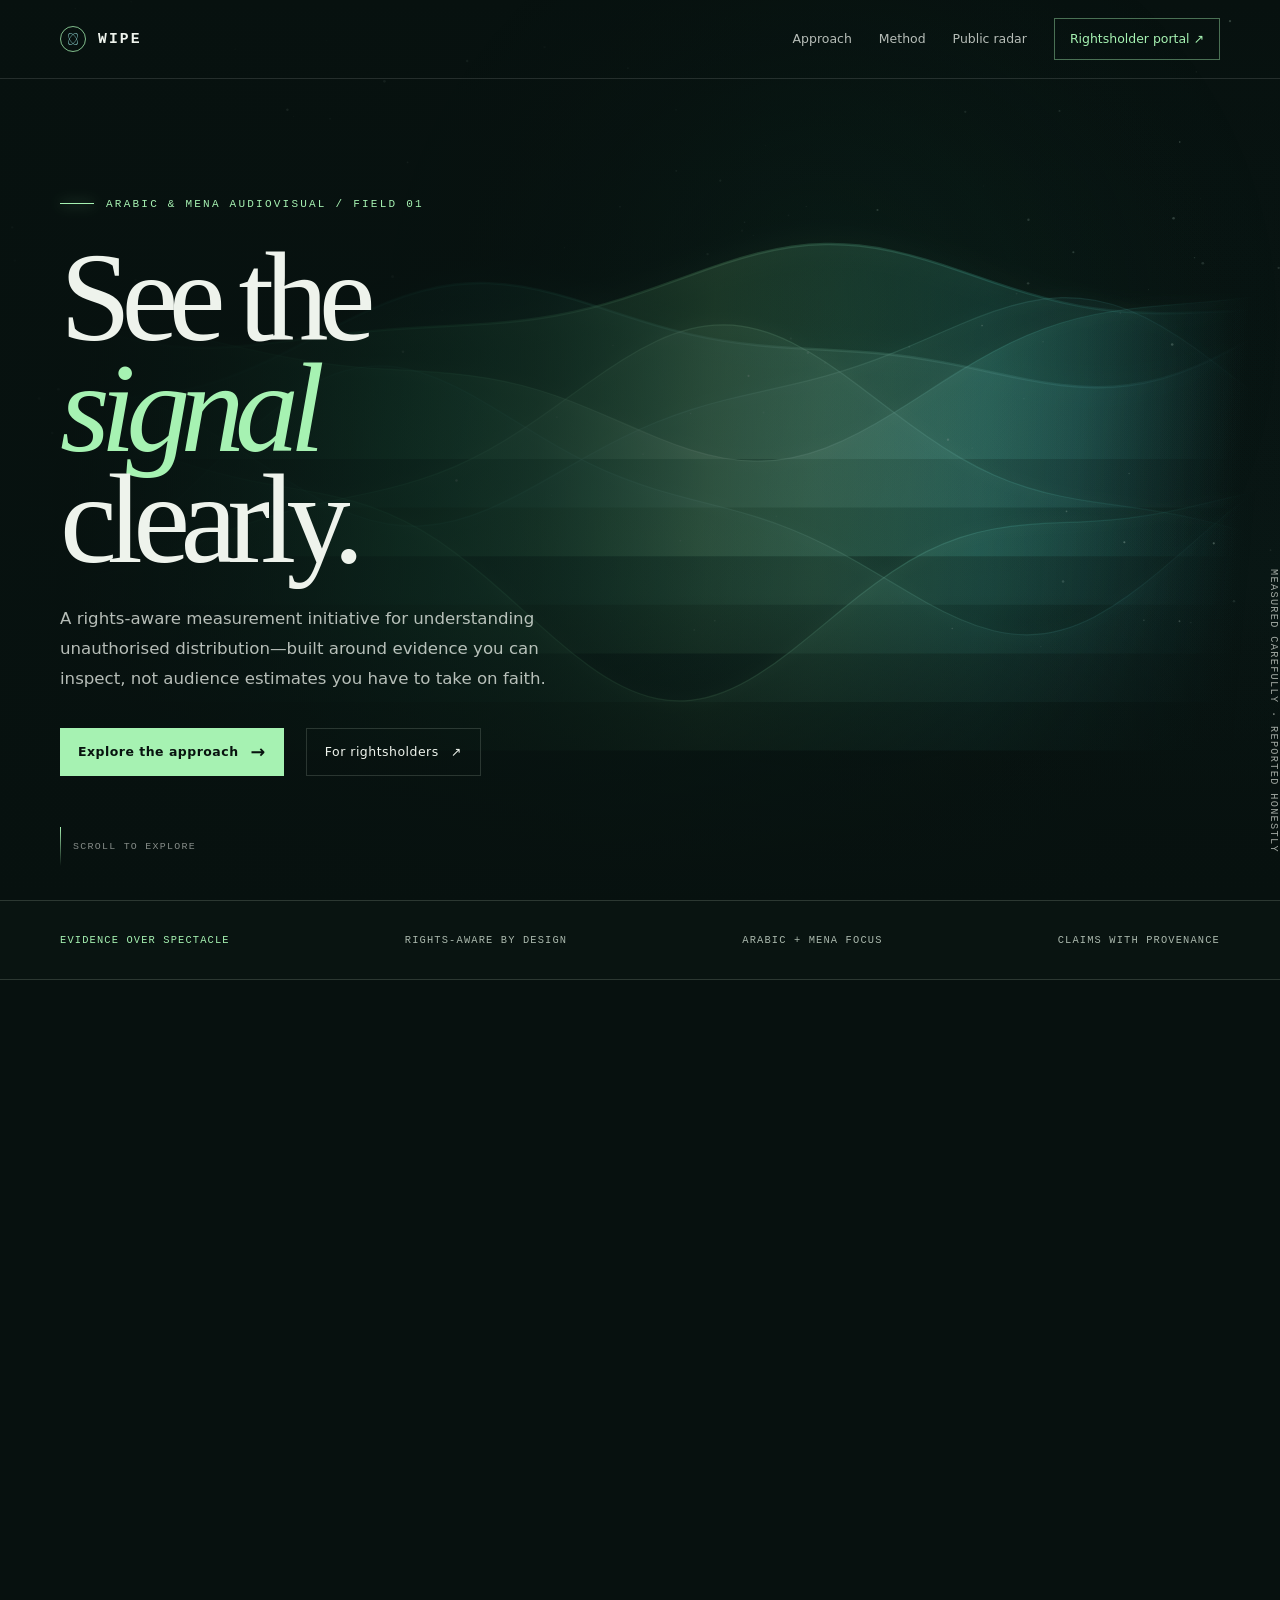
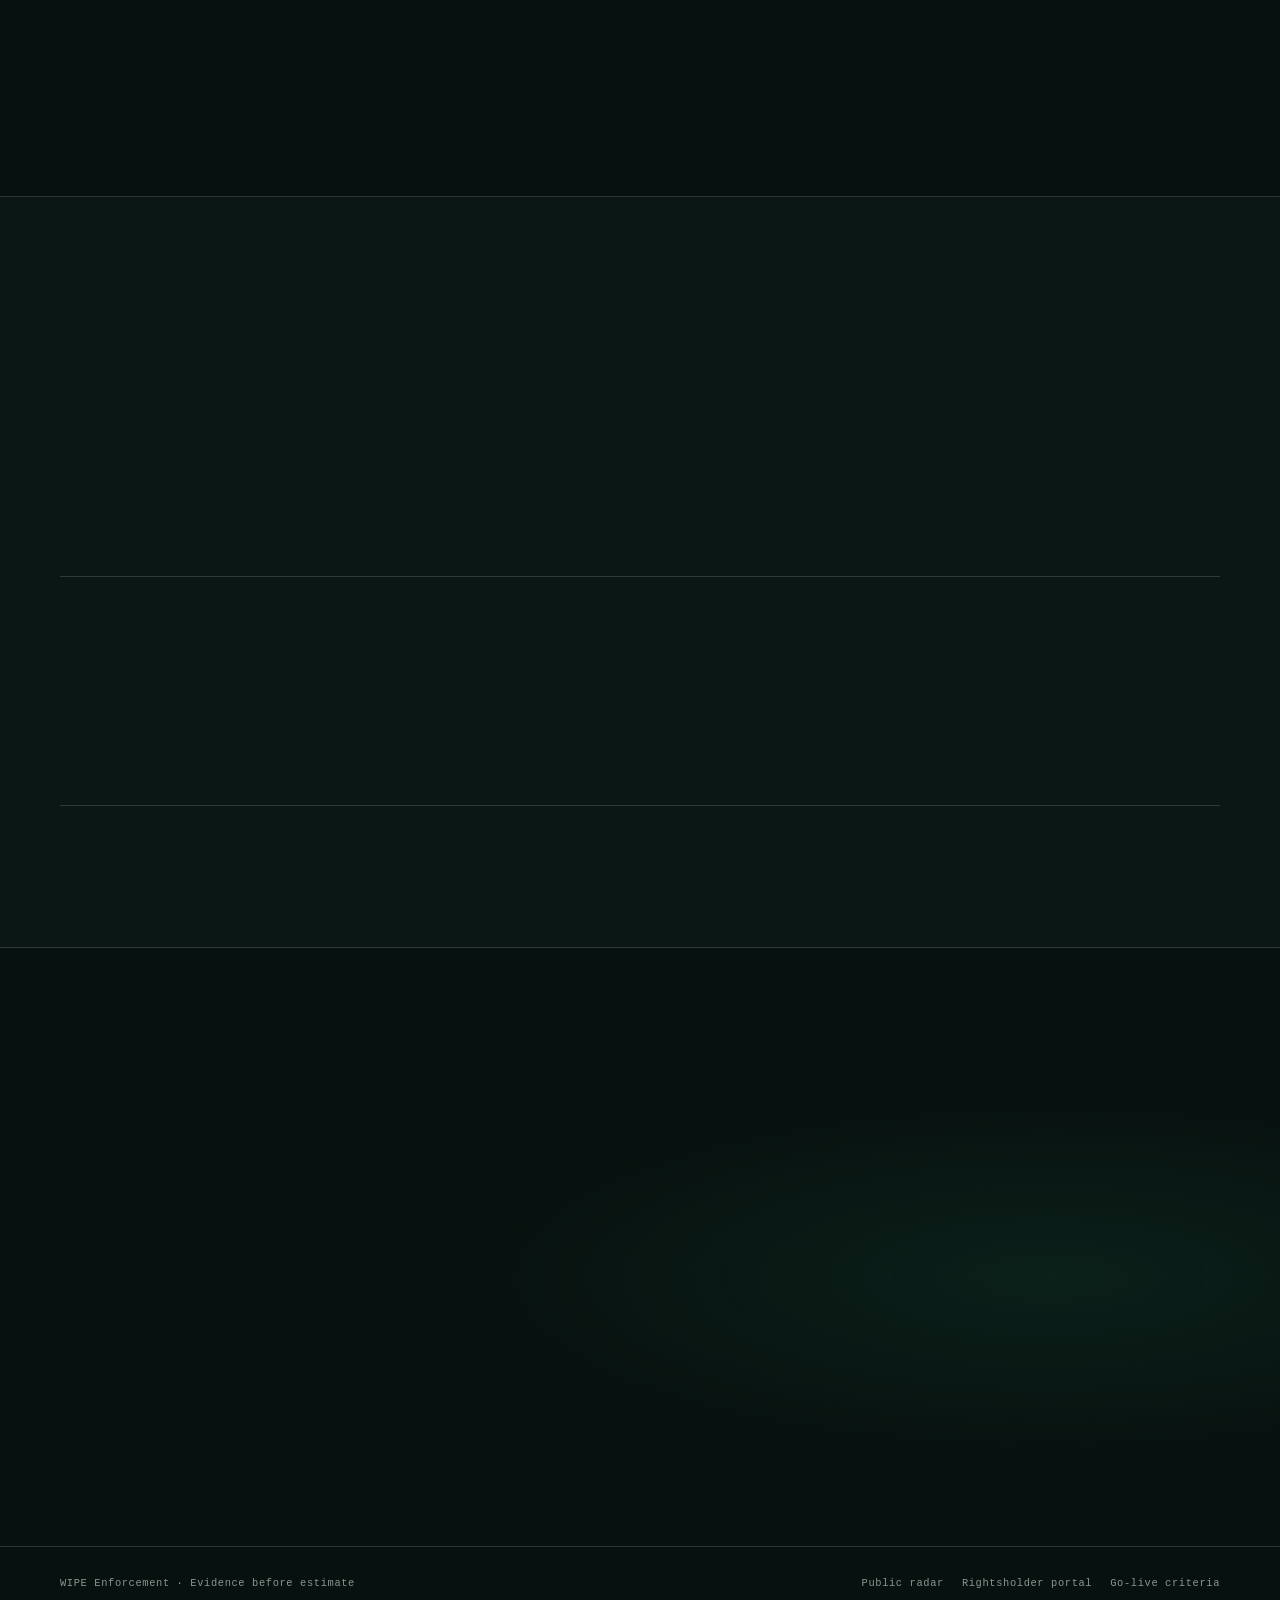
<file: futuristic.html>
<!doctype html>
<html lang="en">
<head>
  <meta charset="utf-8">
  <meta http-equiv="refresh" content="0; url=index.html">
  <meta name="robots" content="noindex">
  <meta name="viewport" content="width=device-width, initial-scale=1">
  <link rel="canonical" href="index.html">
  <title>WIPE — Site moved</title>
</head>
<body>
  <p>This page has moved. <a href="index.html">Continue to the WIPE website</a>.</p>
</body>
</html>
</file>
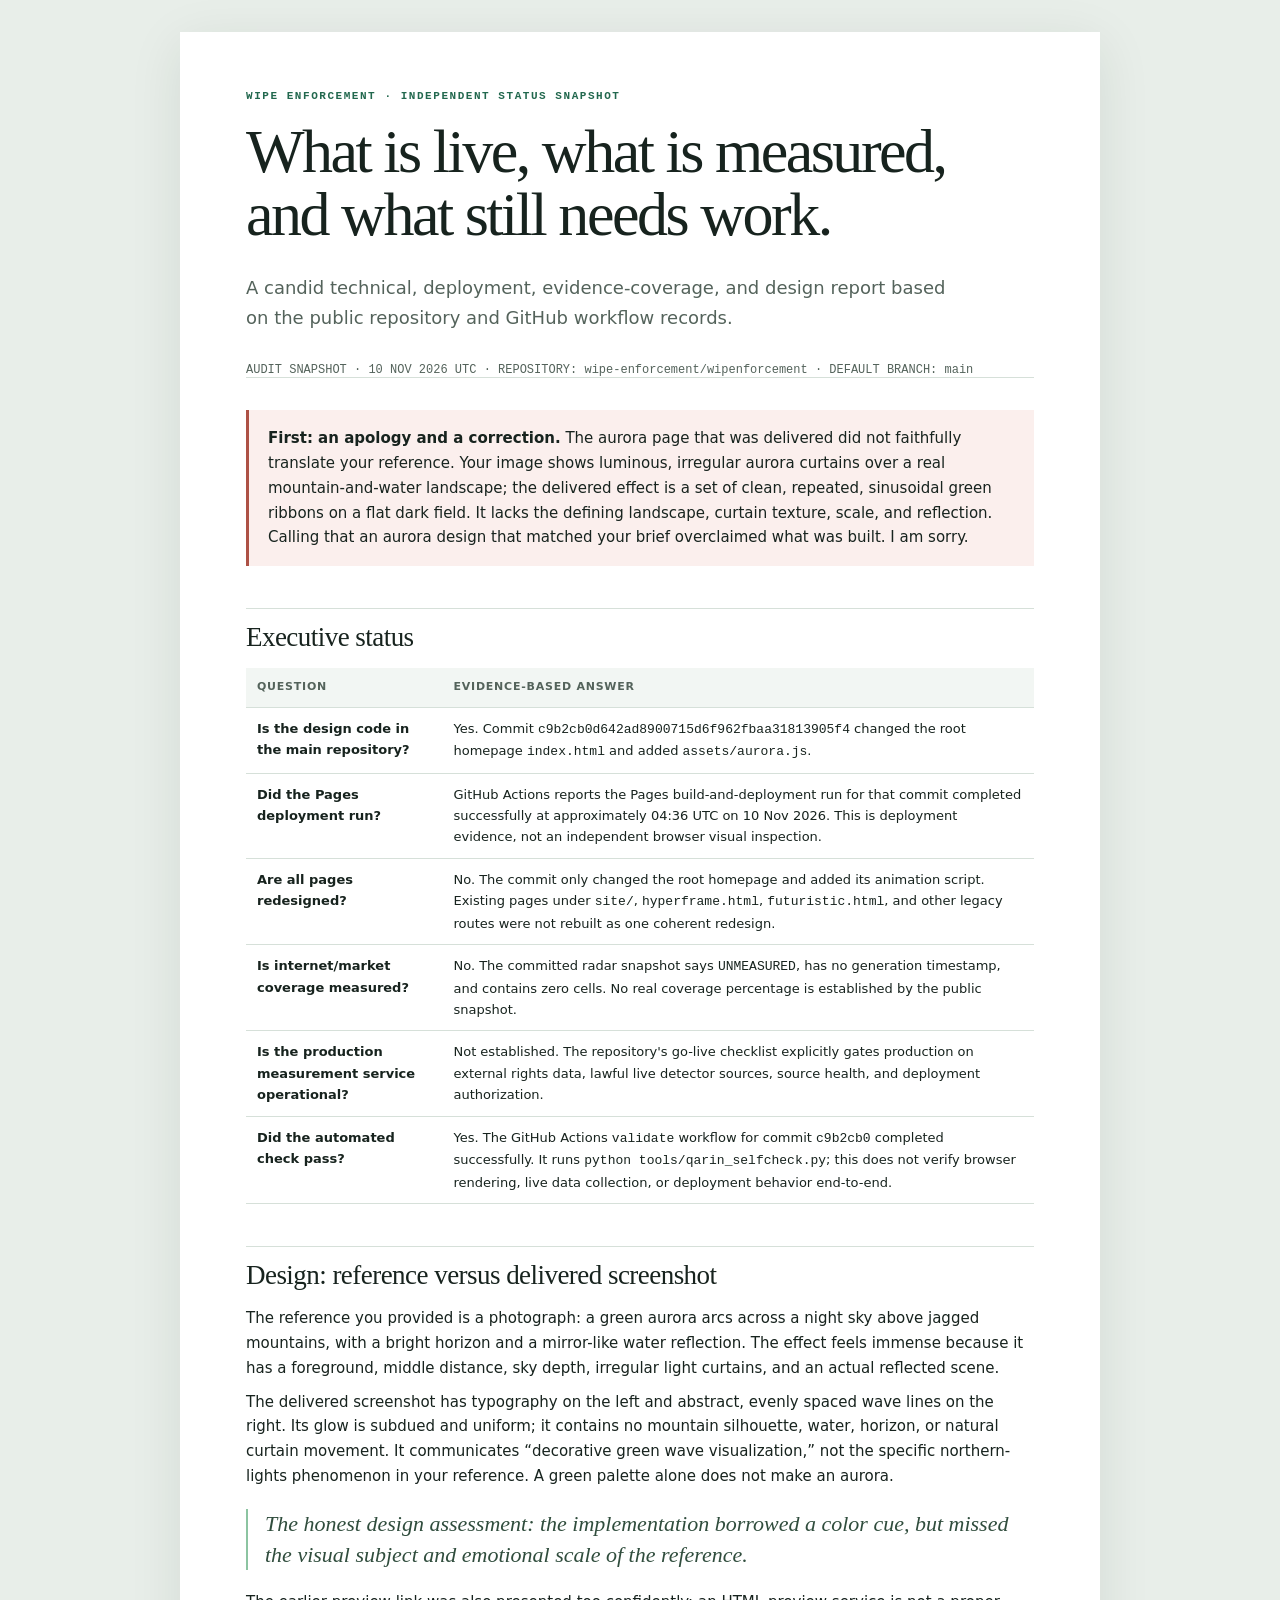
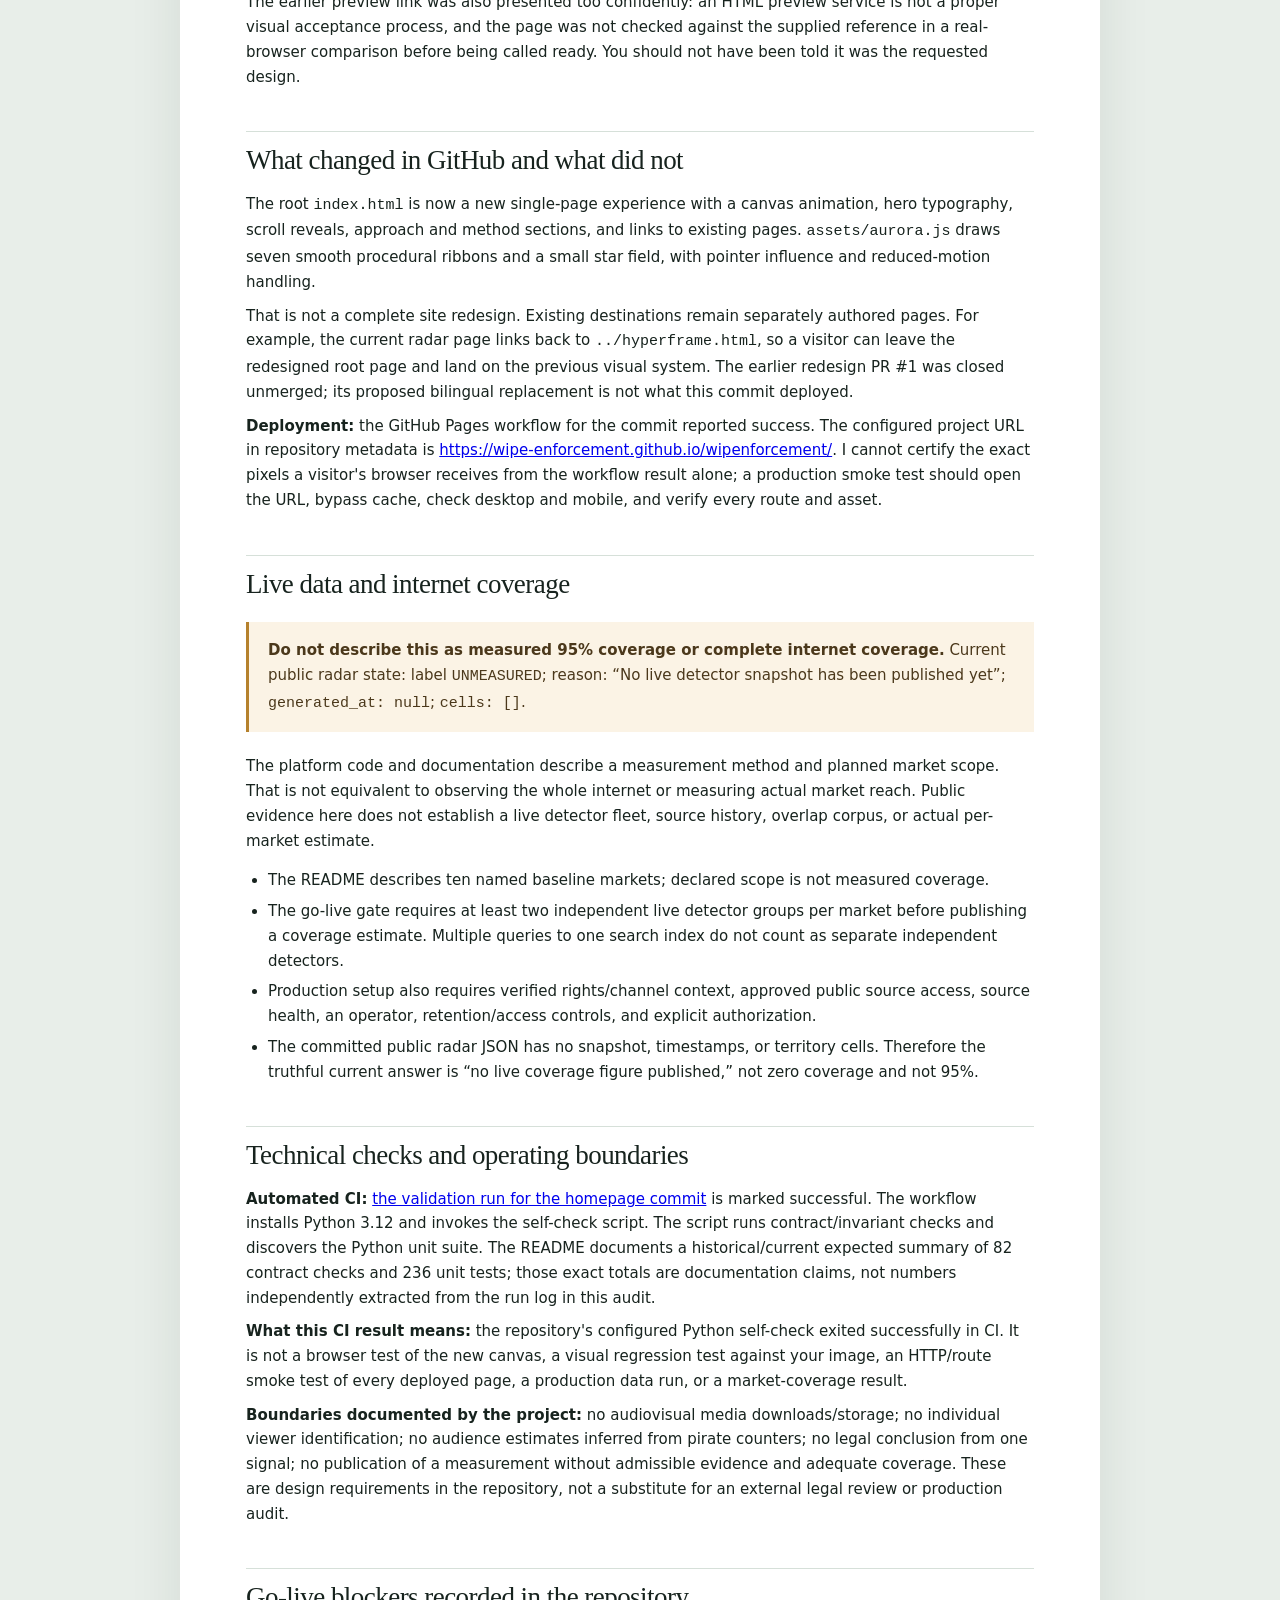
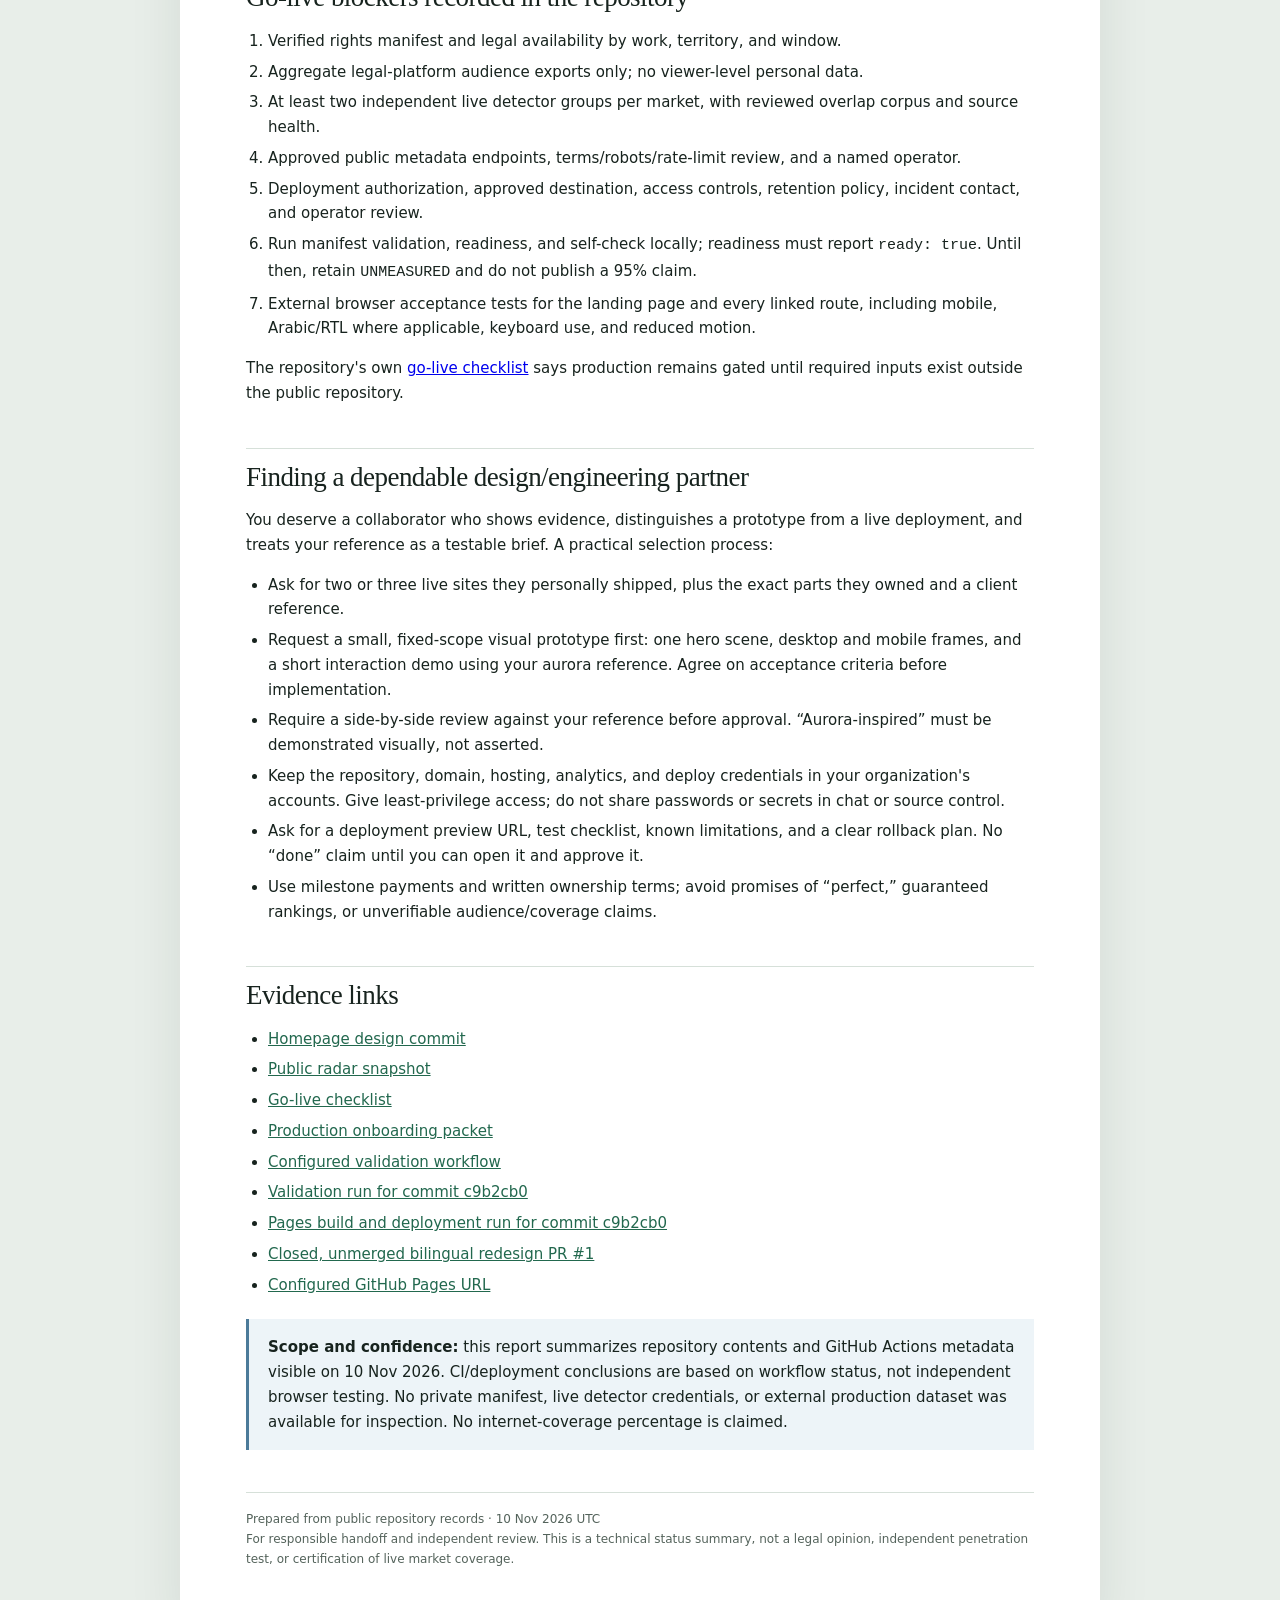
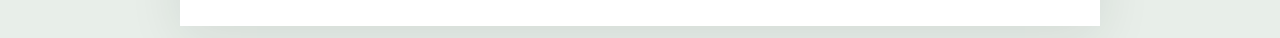
<file: docs/STATUS-REPORT.html>
<!doctype html>
<html lang="en">
<head>
<meta charset="utf-8"><meta name="viewport" content="width=device-width, initial-scale=1"><meta name="color-scheme" content="light"><title>WIPE — Independent technical and deployment status report</title>
<style>
:root{--ink:#17231e;--muted:#54635b;--green:#22684e;--pale:#edf4ef;--line:#d6e0d9;--warn:#7b5014;--warnbg:#fbf3e5;--red:#883c32;--redbg:#fbefed;--blue:#315d77;--bluebg:#edf4f8}*{box-sizing:border-box}html{background:#e8eee9}body{margin:0;color:var(--ink);font:15px/1.65 system-ui,-apple-system,'Segoe UI',sans-serif}.page{max-width:920px;margin:32px auto;background:#fff;padding:56px 66px;box-shadow:0 12px 50px #12281b18}.cover{min-height:250px;display:flex;flex-direction:column;justify-content:center;border-bottom:1px solid var(--line);margin-bottom:32px}.kicker,.label{font:600 11px/1.5 ui-monospace,SFMono-Regular,Consolas,monospace;text-transform:uppercase;letter-spacing:.14em;color:var(--green)}h1{font:500 clamp(38px,7vw,62px)/1.02 Georgia,serif;letter-spacing:-.04em;margin:15px 0 18px;max-width:720px}h2{font:500 27px/1.2 Georgia,serif;letter-spacing:-.02em;margin:42px 0 15px;padding-top:12px;border-top:1px solid var(--line)}h3{font-size:16px;margin:24px 0 8px}p{margin:9px 0}.subtitle{font-size:18px;color:var(--muted);max-width:700px}.metadata{color:var(--muted);font:12px ui-monospace,monospace;margin-top:22px}.callout{margin:22px 0;padding:16px 19px;border-left:3px solid var(--green);background:var(--pale)}.callout.warn{border-color:#b5812d;background:var(--warnbg);color:#4b381b}.callout.red{border-color:#ad5145;background:var(--redbg)}.callout.blue{border-color:#4b7a99;background:var(--bluebg)}table{width:100%;border-collapse:collapse;margin:15px 0 20px;font-size:13px}th,td{text-align:left;vertical-align:top;padding:10px 11px;border-bottom:1px solid var(--line)}th{background:#f2f6f3;font-size:11px;text-transform:uppercase;letter-spacing:.07em;color:var(--muted)}td:first-child{font-weight:620}.status{display:inline-block;padding:2px 8px;border-radius:20px;background:#e8f4ec;color:#23613f;font:600 11px ui-monospace,monospace}.status.warn{background:var(--warnbg);color:var(--warn)}.status.no{background:var(--redbg);color:var(--red)}ul,ol{padding-left:22px}li{margin:6px 0}.small{font-size:12px;color:var(--muted)}.links a{color:var(--green);overflow-wrap:anywhere}.quote{font:italic 22px/1.4 Georgia,serif;color:#304d3d;border-left:2px solid #8cc4a1;padding-left:17px;margin:20px 0}.end{border-top:1px solid var(--line);margin-top:42px;padding-top:17px;color:var(--muted);font-size:12px}.page-break{break-before:page}@media(max-width:700px){.page{margin:0;padding:30px 22px;box-shadow:none}.cover{min-height:220px}table{font-size:12px}th,td{padding:8px 6px}}@media print{@page{size:A4;margin:16mm}html,body{background:#fff;font-size:11pt}.page{max-width:none;margin:0;padding:0;box-shadow:none}.cover{min-height:190px}h2{break-after:avoid;margin-top:30px}h3{break-after:avoid}table,.callout{break-inside:avoid}a{color:inherit;text-decoration:none}.page-break{break-before:page}.end{break-inside:avoid}}
</style>
</head>
<body><main class="page">
<header class="cover"><div class="kicker">WIPE Enforcement · independent status snapshot</div><h1>What is live, what is measured, and what still needs work.</h1><p class="subtitle">A candid technical, deployment, evidence-coverage, and design report based on the public repository and GitHub workflow records.</p><div class="metadata">AUDIT SNAPSHOT · 10 NOV 2026 UTC · REPOSITORY: wipe-enforcement/wipenforcement · DEFAULT BRANCH: main</div></header>
<div class="callout red"><strong>First: an apology and a correction.</strong> The aurora page that was delivered did not faithfully translate your reference. Your image shows luminous, irregular aurora curtains over a real mountain-and-water landscape; the delivered effect is a set of clean, repeated, sinusoidal green ribbons on a flat dark field. It lacks the defining landscape, curtain texture, scale, and reflection. Calling that an aurora design that matched your brief overclaimed what was built. I am sorry.</div>
<h2>Executive status</h2><table><thead><tr><th>Question</th><th>Evidence-based answer</th></tr></thead><tbody>
<tr><td>Is the design code in the main repository?</td><td>Yes. Commit <code>c9b2cb0d642ad8900715d6f962fbaa31813905f4</code> changed the root homepage <code>index.html</code> and added <code>assets/aurora.js</code>.</td></tr>
<tr><td>Did the Pages deployment run?</td><td>GitHub Actions reports the Pages build-and-deployment run for that commit completed successfully at approximately 04:36 UTC on 10 Nov 2026. This is deployment evidence, not an independent browser visual inspection.</td></tr>
<tr><td>Are all pages redesigned?</td><td>No. The commit only changed the root homepage and added its animation script. Existing pages under <code>site/</code>, <code>hyperframe.html</code>, <code>futuristic.html</code>, and other legacy routes were not rebuilt as one coherent redesign.</td></tr>
<tr><td>Is internet/market coverage measured?</td><td>No. The committed radar snapshot says <code>UNMEASURED</code>, has no generation timestamp, and contains zero cells. No real coverage percentage is established by the public snapshot.</td></tr>
<tr><td>Is the production measurement service operational?</td><td>Not established. The repository's go-live checklist explicitly gates production on external rights data, lawful live detector sources, source health, and deployment authorization.</td></tr>
<tr><td>Did the automated check pass?</td><td>Yes. The GitHub Actions <code>validate</code> workflow for commit <code>c9b2cb0</code> completed successfully. It runs <code>python tools/qarin_selfcheck.py</code>; this does not verify browser rendering, live data collection, or deployment behavior end-to-end.</td></tr>
</tbody></table>
<h2>Design: reference versus delivered screenshot</h2><p>The reference you provided is a photograph: a green aurora arcs across a night sky above jagged mountains, with a bright horizon and a mirror-like water reflection. The effect feels immense because it has a foreground, middle distance, sky depth, irregular light curtains, and an actual reflected scene.</p><p>The delivered screenshot has typography on the left and abstract, evenly spaced wave lines on the right. Its glow is subdued and uniform; it contains no mountain silhouette, water, horizon, or natural curtain movement. It communicates “decorative green wave visualization,” not the specific northern-lights phenomenon in your reference. A green palette alone does not make an aurora.</p><div class="quote">The honest design assessment: the implementation borrowed a color cue, but missed the visual subject and emotional scale of the reference.</div><p>The earlier preview link was also presented too confidently: an HTML preview service is not a proper visual acceptance process, and the page was not checked against the supplied reference in a real-browser comparison before being called ready. You should not have been told it was the requested design.</p>
<h2>What changed in GitHub and what did not</h2><p>The root <code>index.html</code> is now a new single-page experience with a canvas animation, hero typography, scroll reveals, approach and method sections, and links to existing pages. <code>assets/aurora.js</code> draws seven smooth procedural ribbons and a small star field, with pointer influence and reduced-motion handling.</p><p>That is not a complete site redesign. Existing destinations remain separately authored pages. For example, the current radar page links back to <code>../hyperframe.html</code>, so a visitor can leave the redesigned root page and land on the previous visual system. The earlier redesign PR #1 was closed unmerged; its proposed bilingual replacement is not what this commit deployed.</p><p><strong>Deployment:</strong> the GitHub Pages workflow for the commit reported success. The configured project URL in repository metadata is <a href="https://wipe-enforcement.github.io/wipenforcement/">https://wipe-enforcement.github.io/wipenforcement/</a>. I cannot certify the exact pixels a visitor's browser receives from the workflow result alone; a production smoke test should open the URL, bypass cache, check desktop and mobile, and verify every route and asset.</p>
<h2>Live data and internet coverage</h2><div class="callout warn"><strong>Do not describe this as measured 95% coverage or complete internet coverage.</strong> Current public radar state: label <code>UNMEASURED</code>; reason: “No live detector snapshot has been published yet”; <code>generated_at: null</code>; <code>cells: []</code>.</div><p>The platform code and documentation describe a measurement method and planned market scope. That is not equivalent to observing the whole internet or measuring actual market reach. Public evidence here does not establish a live detector fleet, source history, overlap corpus, or actual per-market estimate.</p><ul><li>The README describes ten named baseline markets; declared scope is not measured coverage.</li><li>The go-live gate requires at least two independent live detector groups per market before publishing a coverage estimate. Multiple queries to one search index do not count as separate independent detectors.</li><li>Production setup also requires verified rights/channel context, approved public source access, source health, an operator, retention/access controls, and explicit authorization.</li><li>The committed public radar JSON has no snapshot, timestamps, or territory cells. Therefore the truthful current answer is “no live coverage figure published,” not zero coverage and not 95%.</li></ul>
<h2>Technical checks and operating boundaries</h2><p><strong>Automated CI:</strong> <a href="https://github.com/wipe-enforcement/wipenforcement/actions/runs/42756921005">the validation run for the homepage commit</a> is marked successful. The workflow installs Python 3.12 and invokes the self-check script. The script runs contract/invariant checks and discovers the Python unit suite. The README documents a historical/current expected summary of 82 contract checks and 236 unit tests; those exact totals are documentation claims, not numbers independently extracted from the run log in this audit.</p><p><strong>What this CI result means:</strong> the repository's configured Python self-check exited successfully in CI. It is not a browser test of the new canvas, a visual regression test against your image, an HTTP/route smoke test of every deployed page, a production data run, or a market-coverage result.</p><p><strong>Boundaries documented by the project:</strong> no audiovisual media downloads/storage; no individual viewer identification; no audience estimates inferred from pirate counters; no legal conclusion from one signal; no publication of a measurement without admissible evidence and adequate coverage. These are design requirements in the repository, not a substitute for an external legal review or production audit.</p>
<h2>Go-live blockers recorded in the repository</h2><ol><li>Verified rights manifest and legal availability by work, territory, and window.</li><li>Aggregate legal-platform audience exports only; no viewer-level personal data.</li><li>At least two independent live detector groups per market, with reviewed overlap corpus and source health.</li><li>Approved public metadata endpoints, terms/robots/rate-limit review, and a named operator.</li><li>Deployment authorization, approved destination, access controls, retention policy, incident contact, and operator review.</li><li>Run manifest validation, readiness, and self-check locally; readiness must report <code>ready: true</code>. Until then, retain <code>UNMEASURED</code> and do not publish a 95% claim.</li><li>External browser acceptance tests for the landing page and every linked route, including mobile, Arabic/RTL where applicable, keyboard use, and reduced motion.</li></ol><p>The repository's own <a href="https://github.com/wipe-enforcement/wipenforcement/blob/main/docs/GO_LIVE.md">go-live checklist</a> says production remains gated until required inputs exist outside the public repository.</p>
<h2>Finding a dependable design/engineering partner</h2><p>You deserve a collaborator who shows evidence, distinguishes a prototype from a live deployment, and treats your reference as a testable brief. A practical selection process:</p><ul><li>Ask for two or three live sites they personally shipped, plus the exact parts they owned and a client reference.</li><li>Request a small, fixed-scope visual prototype first: one hero scene, desktop and mobile frames, and a short interaction demo using your aurora reference. Agree on acceptance criteria before implementation.</li><li>Require a side-by-side review against your reference before approval. “Aurora-inspired” must be demonstrated visually, not asserted.</li><li>Keep the repository, domain, hosting, analytics, and deploy credentials in your organization's accounts. Give least-privilege access; do not share passwords or secrets in chat or source control.</li><li>Ask for a deployment preview URL, test checklist, known limitations, and a clear rollback plan. No “done” claim until you can open it and approve it.</li><li>Use milestone payments and written ownership terms; avoid promises of “perfect,” guaranteed rankings, or unverifiable audience/coverage claims.</li></ul>
<h2>Evidence links</h2><ul class="links"><li><a href="https://github.com/wipe-enforcement/wipenforcement/commit/c9b2cb0d642ad8900715d6f962fbaa31813905f4">Homepage design commit</a></li><li><a href="https://github.com/wipe-enforcement/wipenforcement/blob/main/site/data/radar.json">Public radar snapshot</a></li><li><a href="https://github.com/wipe-enforcement/wipenforcement/blob/main/docs/GO_LIVE.md">Go-live checklist</a></li><li><a href="https://github.com/wipe-enforcement/wipenforcement/blob/main/docs/PRODUCTION_ONBOARDING.md">Production onboarding packet</a></li><li><a href="https://github.com/wipe-enforcement/wipenforcement/blob/main/.github/workflows/validate.yml">Configured validation workflow</a></li><li><a href="https://github.com/wipe-enforcement/wipenforcement/actions/runs/42756921005">Validation run for commit c9b2cb0</a></li><li><a href="https://github.com/wipe-enforcement/wipenforcement/actions/runs/42756920104">Pages build and deployment run for commit c9b2cb0</a></li><li><a href="https://github.com/wipe-enforcement/wipenforcement/pull/1">Closed, unmerged bilingual redesign PR #1</a></li><li><a href="https://wipe-enforcement.github.io/wipenforcement/">Configured GitHub Pages URL</a></li></ul>
<div class="callout blue"><strong>Scope and confidence:</strong> this report summarizes repository contents and GitHub Actions metadata visible on 10 Nov 2026. CI/deployment conclusions are based on workflow status, not independent browser testing. No private manifest, live detector credentials, or external production dataset was available for inspection. No internet-coverage percentage is claimed.</div>
<footer class="end">Prepared from public repository records · 10 Nov 2026 UTC<br>For responsible handoff and independent review. This is a technical status summary, not a legal opinion, independent penetration test, or certification of live market coverage.</footer>
</main></body></html>
</file>
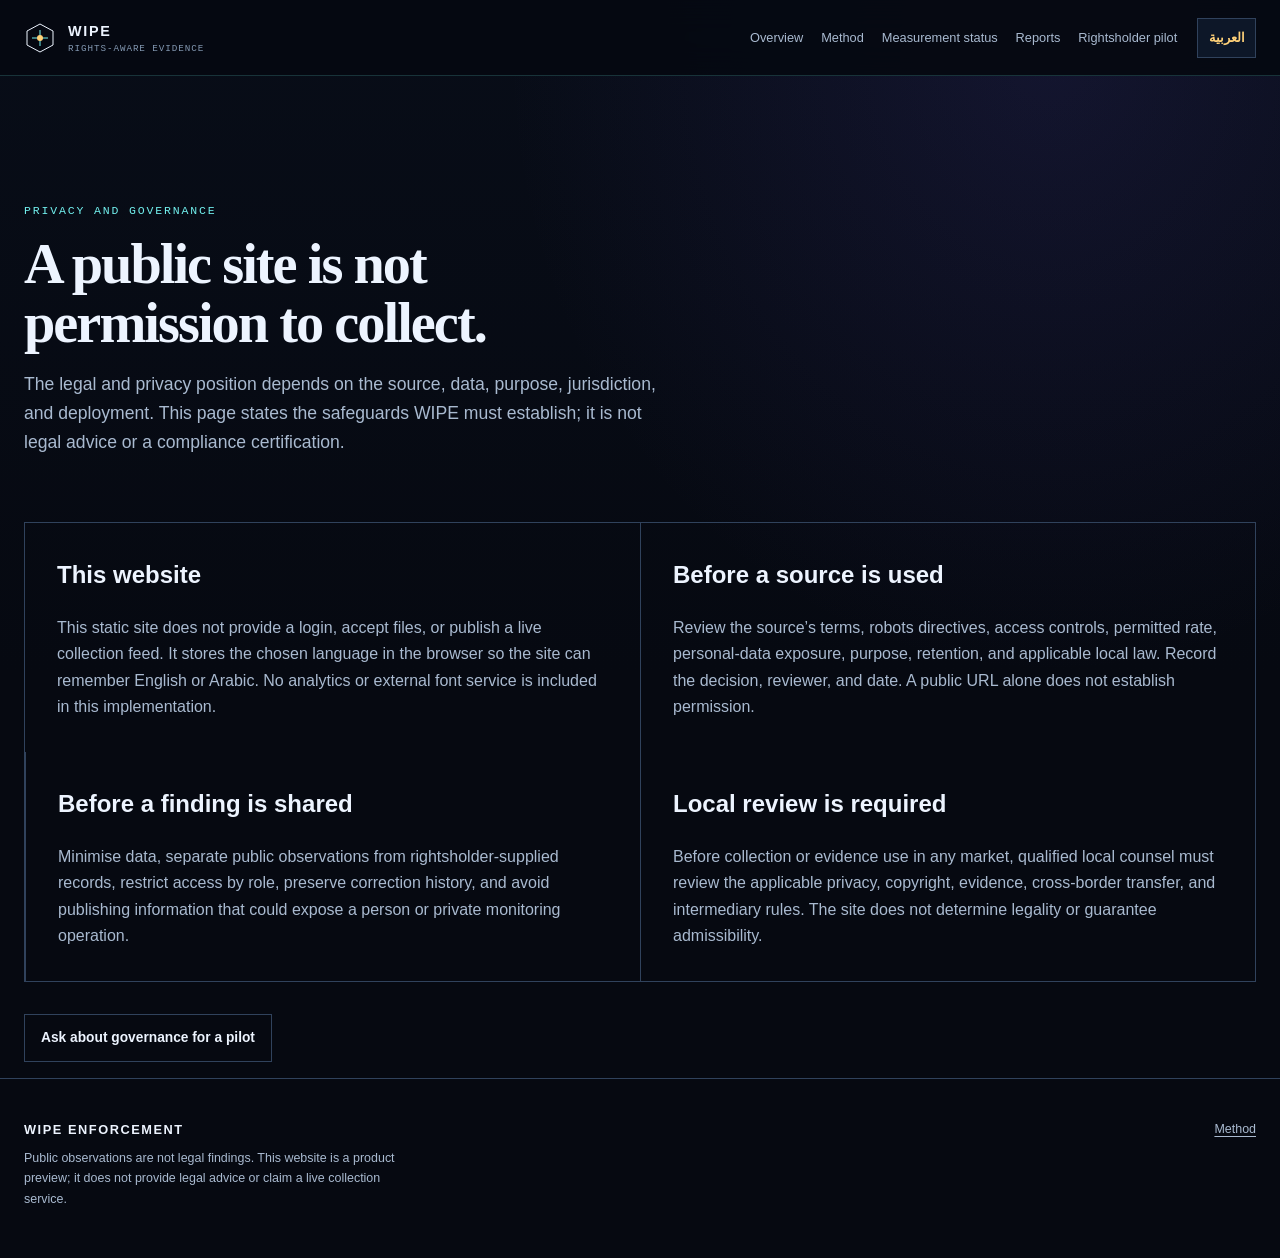
<file: site/governance.html>
<!doctype html>
<html lang="en" dir="ltr" class="no-js">
<head>
  <meta charset="utf-8">
  <meta name="viewport" content="width=device-width, initial-scale=1">
  <meta name="description" content="WIPE website privacy and source-governance principles.">
  <link rel="stylesheet" href="../assets/site.css">
  <script defer src="../assets/site.js"></script>
  <title>WIPE — Privacy and governance</title>
</head>
<body data-page="governance">
  <header class="site-header"><div class="wrap header-row">
    <a class="brand" href="../index.html"><svg class="brand-mark" viewBox="0 0 32 32" aria-hidden="true"><path d="M16 2 29 9v14l-13 7L3 23V9z" fill="none" stroke="currentColor"/><path d="M8 16h16M16 8v16" stroke="#72f0ee"/><circle cx="16" cy="16" r="3" fill="#ffd178"/></svg><span>WIPE<small data-i18n="brand_subtitle">Rights-aware evidence</small></span></a>
    <nav class="site-nav" aria-label="Primary navigation" data-i18n-aria="nav_aria"><a href="../index.html" data-i18n="nav_home">Overview</a><a href="method.html" data-i18n="nav_method">Method</a><a href="radar.html" data-i18n="nav_radar">Measurement status</a><a href="report.html" data-i18n="nav_report">Reports</a><a href="verify.html" data-i18n="nav_verify">Rightsholder pilot</a></nav>
    <button class="lang-toggle" type="button" data-language-toggle aria-label="Switch language to Arabic">العربية</button>
  </div></header>
  <main class="wrap">
    <section class="page-hero"><p class="eyebrow" data-i18n="page_label">Privacy and governance</p><h1 data-i18n="page_title">A public site is not permission to collect.</h1><p class="lede" data-i18n="page_lede">The legal and privacy position depends on the source, data, purpose, jurisdiction, and deployment.</p></section>
    <section class="content-grid" aria-label="Privacy and governance principles">
      <article class="content-cell"><h2 data-i18n="governance_site_title">This website</h2><p data-i18n="governance_site_copy">This static site does not provide a login, accept files, or publish a live collection feed. It stores the chosen language in the browser so the site can remember English or Arabic. No analytics or external font service is included in this implementation.</p></article>
      <article class="content-cell"><h2 data-i18n="governance_sources_title">Before a source is used</h2><p data-i18n="governance_sources_copy">Review the source’s terms, robots directives, access controls, permitted rate, personal-data exposure, purpose, retention, and applicable local law.</p></article>
      <article class="content-cell"><h2 data-i18n="governance_evidence_title">Before a finding is shared</h2><p data-i18n="governance_evidence_copy">Minimise data, separate public observations from rightsholder-supplied records, restrict access by role, preserve correction history, and avoid exposing private monitoring operations.</p></article>
      <article class="content-cell"><h2 data-i18n="governance_law_title">Local review is required</h2><p data-i18n="governance_law_copy">Qualified local counsel must review applicable privacy, copyright, evidence, cross-border transfer, and intermediary rules before collection or evidence use.</p></article>
    </section>
    <p class="actions"><a class="button secondary" href="verify.html" data-i18n="governance_contact">Ask about governance for a pilot</a></p>
  </main>
  <footer class="site-footer"><div class="wrap footer-row"><div><div class="footer-brand">WIPE Enforcement</div><p class="footer-copy" data-i18n="footer_legal">Public observations are not legal findings. This website is a product preview.</p></div><div class="footer-links"><a href="method.html" data-i18n="nav_method">Method</a></div></div></footer>
</body>
</html>
</file>
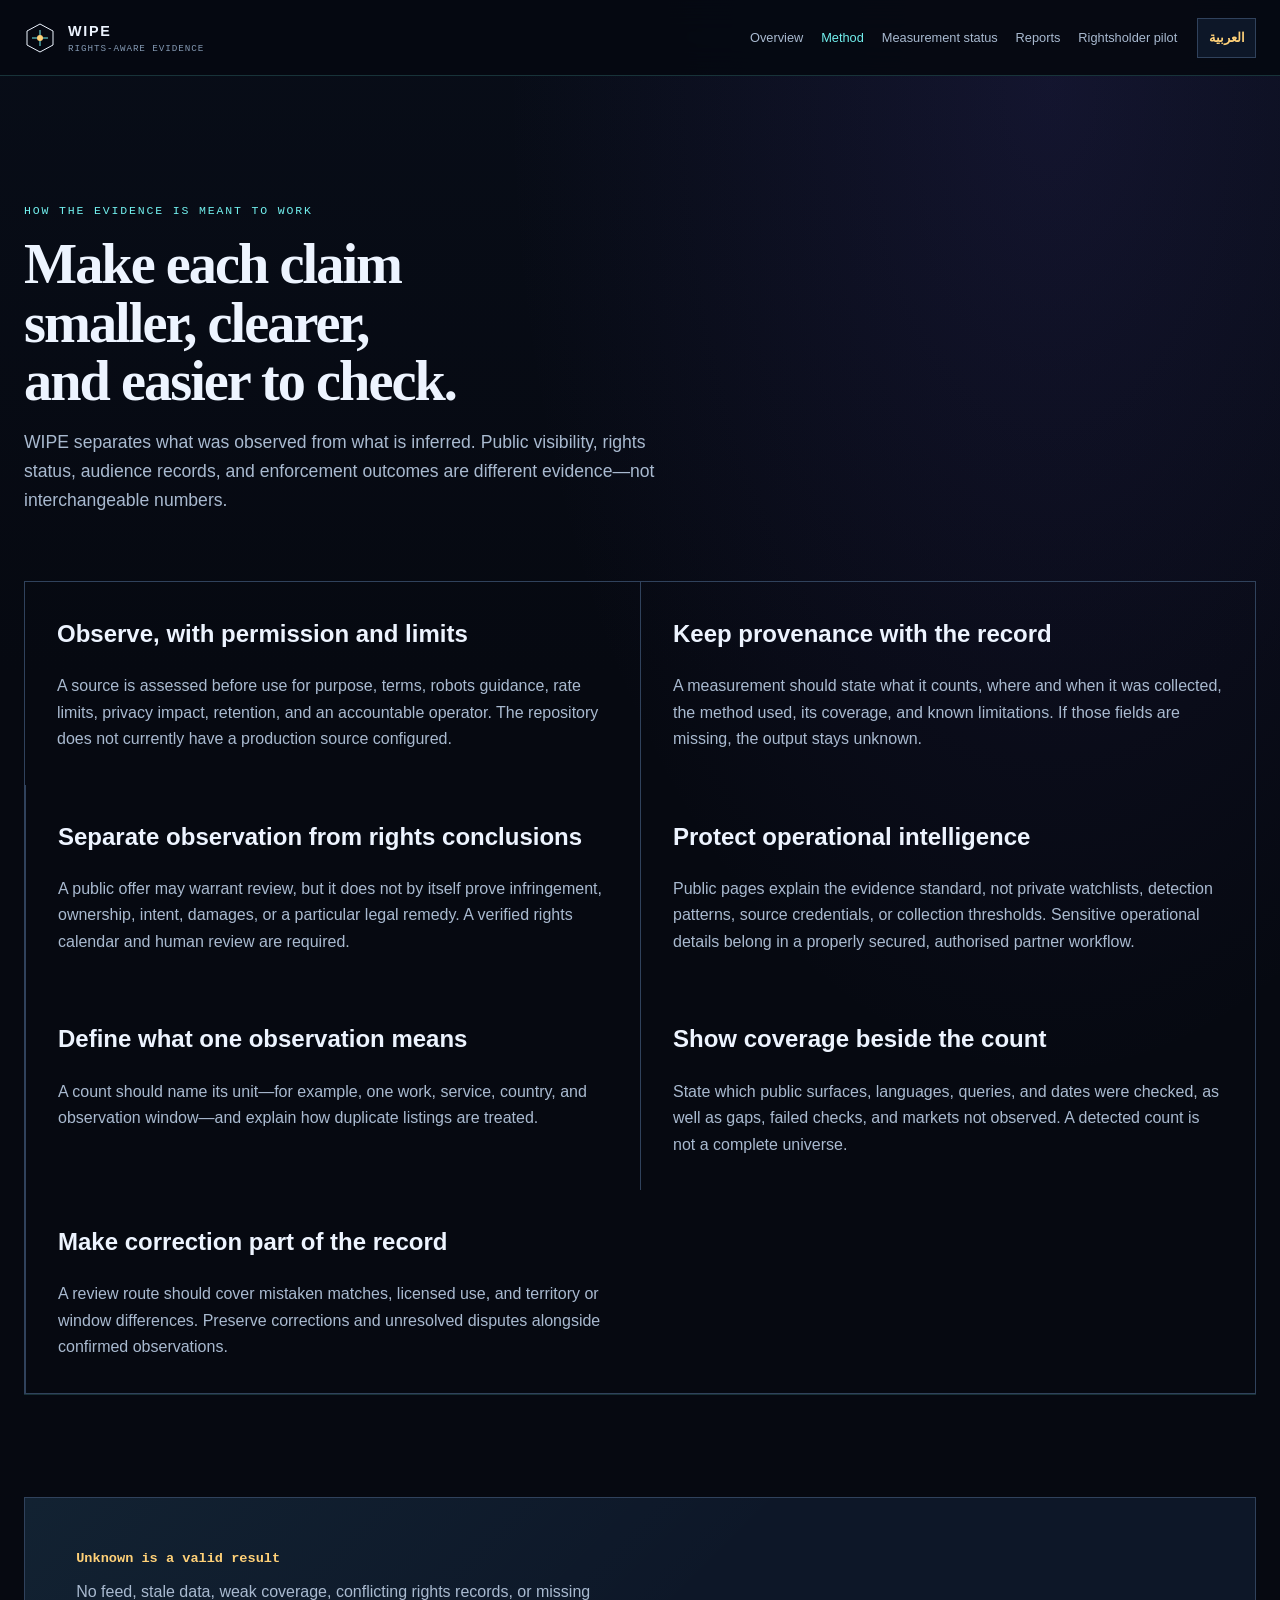
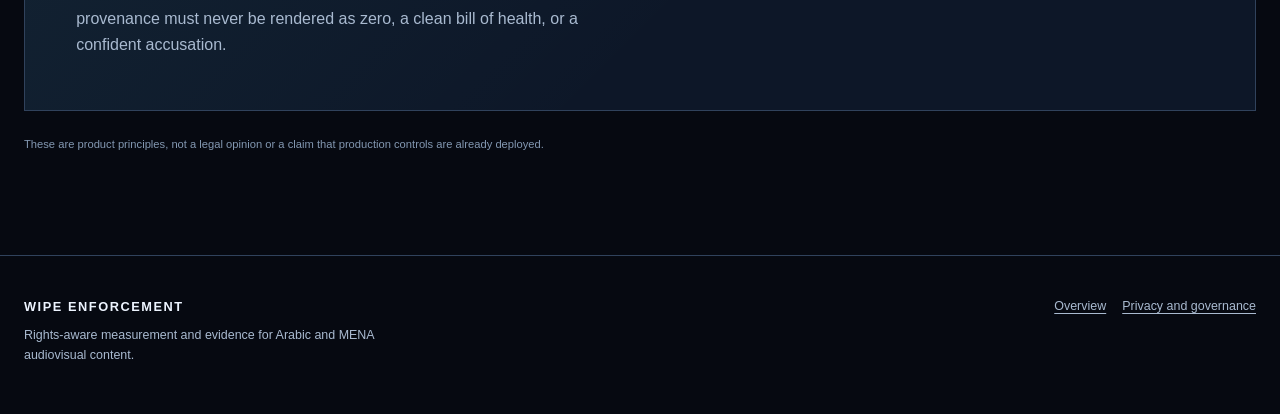
<file: site/method.html>
<!doctype html>
<html lang="en" dir="ltr" class="no-js">
<head>
  <meta charset="utf-8">
  <meta name="viewport" content="width=device-width, initial-scale=1">
  <meta name="description" content="How WIPE separates public observations, provenance, rights context, and human review.">
  <link rel="stylesheet" href="../assets/site.css">
  <script defer src="../assets/site.js"></script>
  <title>WIPE — Method and evidence</title>
</head>
<body data-page="method">
  <header class="site-header">
    <div class="wrap header-row">
      <a class="brand" href="../index.html" aria-label="WIPE home" data-i18n-aria="brand_label"><svg class="brand-mark" viewBox="0 0 32 32" aria-hidden="true"><path d="M16 2 29 9v14l-13 7L3 23V9z" fill="none" stroke="currentColor"/><path d="M8 16h16M16 8v16" stroke="#72f0ee"/><circle cx="16" cy="16" r="3" fill="#ffd178"/></svg><span>WIPE<small data-i18n="brand_subtitle">Rights-aware evidence</small></span></a>
      <nav class="site-nav" aria-label="Primary navigation" data-i18n-aria="nav_aria">
        <a href="../index.html" data-i18n="nav_home">Overview</a><a href="method.html" aria-current="page" data-i18n="nav_method">Method</a><a href="radar.html" data-i18n="nav_radar">Measurement status</a><a href="report.html" data-i18n="nav_report">Reports</a><a href="verify.html" data-i18n="nav_verify">Rightsholder pilot</a>
      </nav>
      <button class="lang-toggle" type="button" data-language-toggle aria-label="Switch language to Arabic">العربية</button>
    </div>
  </header>
  <main class="wrap">
    <section class="page-hero">
      <p class="eyebrow" data-i18n="page_label">How the evidence is meant to work</p>
      <h1 data-i18n="page_title">Make each claim smaller, clearer, and easier to check.</h1>
      <p class="lede" data-i18n="page_lede">WIPE separates what was observed from what is inferred.</p>
    </section>
    <section class="content-grid" aria-label="Evidence principles">
      <article class="content-cell"><h2 data-i18n="method_observe_title">Observe, with permission and limits</h2><p data-i18n="method_observe_copy">A source is assessed before use for purpose, terms, robots guidance, rate limits, privacy impact, retention, and an accountable operator.</p></article>
      <article class="content-cell"><h2 data-i18n="method_evidence_title">Keep provenance with the record</h2><p data-i18n="method_evidence_copy">A measurement should state what it counts, where and when it was collected, the method used, its coverage, and known limitations.</p></article>
      <article class="content-cell"><h2 data-i18n="method_rights_title">Separate observation from rights conclusions</h2><p data-i18n="method_rights_copy">A public offer may warrant review, but it does not by itself prove infringement, ownership, intent, damages, or a particular legal remedy.</p></article>
      <article class="content-cell"><h2 data-i18n="method_private_title">Protect operational intelligence</h2><p data-i18n="method_private_copy">Public pages explain the evidence standard, not private watchlists, detection patterns, source credentials, or collection thresholds.</p></article>
      <article class="content-cell"><h2 data-i18n="method_unit_title">Define what one observation means</h2><p data-i18n="method_unit_copy">A count should name its unit—for example, one work, service, country, and observation window—and explain how duplicate listings are treated.</p></article>
      <article class="content-cell"><h2 data-i18n="method_coverage_title">Show coverage beside the count</h2><p data-i18n="method_coverage_copy">State which public surfaces, languages, queries, and dates were checked, as well as gaps, failed checks, and markets not observed. A detected count is not a complete universe.</p></article>
      <article class="content-cell"><h2 data-i18n="method_correction_title">Make correction part of the record</h2><p data-i18n="method_correction_copy">A review route should cover mistaken matches, licensed use, and territory or window differences. Preserve corrections and unresolved disputes alongside confirmed observations.</p></article>
    </section>
    <section class="section">
      <div class="empty-state"><strong data-i18n="method_unknown_title">Unknown is a valid result</strong><p data-i18n="method_unknown_copy">No feed, stale data, weak coverage, conflicting rights records, or missing provenance must never be rendered as zero, a clean bill of health, or a confident accusation.</p></div>
      <p class="legal-note" data-i18n="method_footer">These are product principles, not a legal opinion or a claim that production controls are already deployed.</p>
    </section>
  </main>
  <footer class="site-footer"><div class="wrap footer-row"><div><div class="footer-brand">WIPE Enforcement</div><p class="footer-copy" data-i18n="footer_statement">Rights-aware measurement and evidence for Arabic and MENA audiovisual content.</p></div><div class="footer-links"><a href="../index.html" data-i18n="nav_home">Overview</a><a href="governance.html" data-i18n="footer_privacy">Privacy and governance</a></div></div></footer>
</body>
</html>
</file>
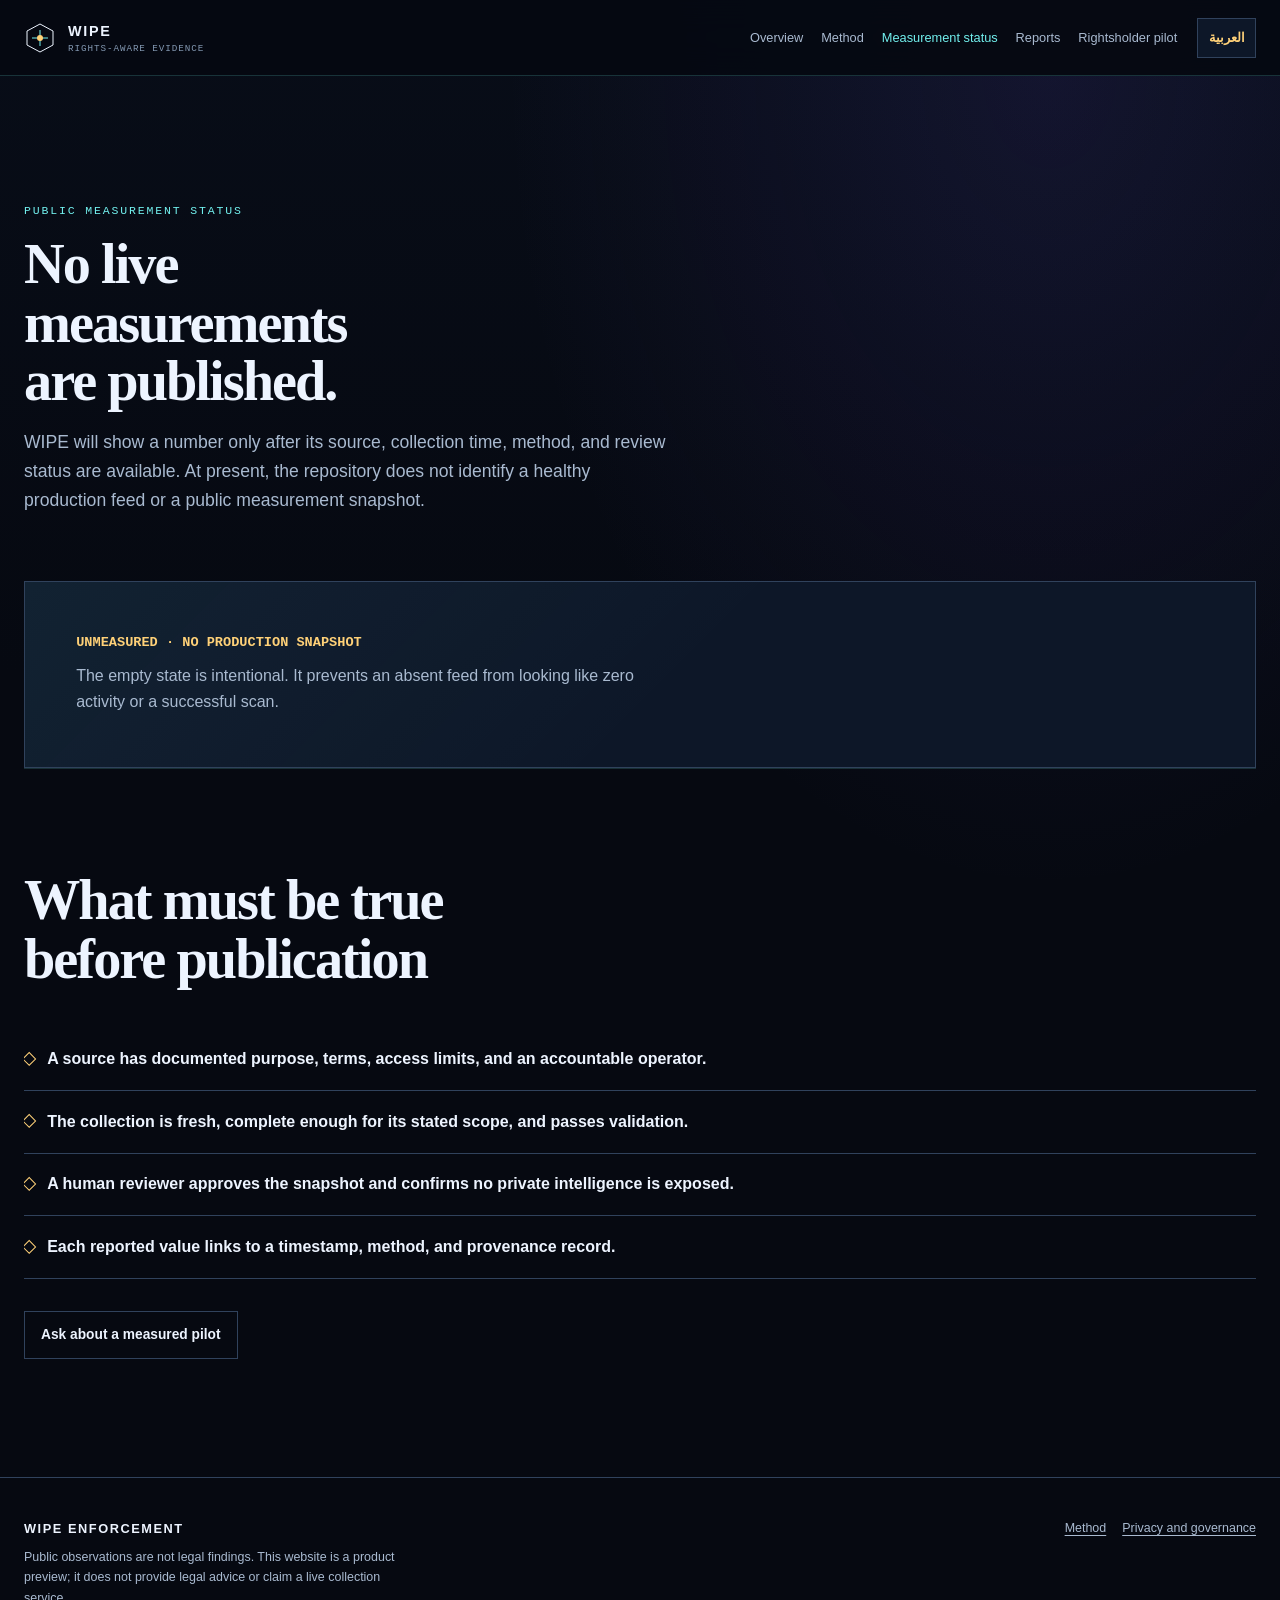
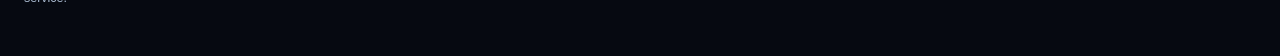
<file: site/radar.html>
<!doctype html>
<html lang="en" dir="ltr" class="no-js">
<head>
  <meta charset="utf-8">
  <meta name="viewport" content="width=device-width, initial-scale=1">
  <meta name="description" content="WIPE public measurement status and publication gates.">
  <link rel="stylesheet" href="../assets/site.css">
  <script defer src="../assets/site.js"></script>
  <title>WIPE — Public measurement status</title>
</head>
<body data-page="radar">
  <header class="site-header"><div class="wrap header-row">
    <a class="brand" href="../index.html"><svg class="brand-mark" viewBox="0 0 32 32" aria-hidden="true"><path d="M16 2 29 9v14l-13 7L3 23V9z" fill="none" stroke="currentColor"/><path d="M8 16h16M16 8v16" stroke="#72f0ee"/><circle cx="16" cy="16" r="3" fill="#ffd178"/></svg><span>WIPE<small data-i18n="brand_subtitle">Rights-aware evidence</small></span></a>
    <nav class="site-nav" aria-label="Primary navigation" data-i18n-aria="nav_aria"><a href="../index.html" data-i18n="nav_home">Overview</a><a href="method.html" data-i18n="nav_method">Method</a><a href="radar.html" aria-current="page" data-i18n="nav_radar">Measurement status</a><a href="report.html" data-i18n="nav_report">Reports</a><a href="verify.html" data-i18n="nav_verify">Rightsholder pilot</a></nav>
    <button class="lang-toggle" type="button" data-language-toggle aria-label="Switch language to Arabic">العربية</button>
  </div></header>
  <main class="wrap">
    <section class="page-hero"><p class="eyebrow" data-i18n="page_label">Public measurement status</p><h1 data-i18n="page_title">No live measurements are published.</h1><p class="lede" data-i18n="page_lede">WIPE will show a number only after its source, collection time, method, and review status are available.</p></section>
    <section class="empty-state" aria-live="polite"><strong data-i18n="radar_state">UNMEASURED · NO PRODUCTION SNAPSHOT</strong><p data-i18n="radar_copy">The empty state is intentional. It prevents an absent feed from looking like zero activity or a successful scan.</p></section>
    <section class="section"><div class="section-heading"><h2 data-i18n="radar_what_title">What must be true before publication</h2></div>
      <div class="state-line"><span class="state-mark" aria-hidden="true"></span><div><strong data-i18n="radar_gate_source">A source has documented purpose, terms, access limits, and an accountable operator.</strong></div></div>
      <div class="state-line"><span class="state-mark" aria-hidden="true"></span><div><strong data-i18n="radar_gate_quality">The collection is fresh, complete enough for its stated scope, and passes validation.</strong></div></div>
      <div class="state-line"><span class="state-mark" aria-hidden="true"></span><div><strong data-i18n="radar_gate_review">A human reviewer approves the snapshot and confirms no private intelligence is exposed.</strong></div></div>
      <div class="state-line"><span class="state-mark" aria-hidden="true"></span><div><strong data-i18n="radar_gate_trace">Each reported value links to a timestamp, method, and provenance record.</strong></div></div>
      <p class="actions"><a class="button secondary" href="verify.html" data-i18n="radar_contact">Ask about a measured pilot</a></p>
    </section>
  </main>
  <footer class="site-footer"><div class="wrap footer-row"><div><div class="footer-brand">WIPE Enforcement</div><p class="footer-copy" data-i18n="footer_legal">Public observations are not legal findings. This website is a product preview.</p></div><div class="footer-links"><a href="method.html" data-i18n="nav_method">Method</a><a href="governance.html" data-i18n="footer_privacy">Privacy and governance</a></div></div></footer>
</body>
</html>
</file>
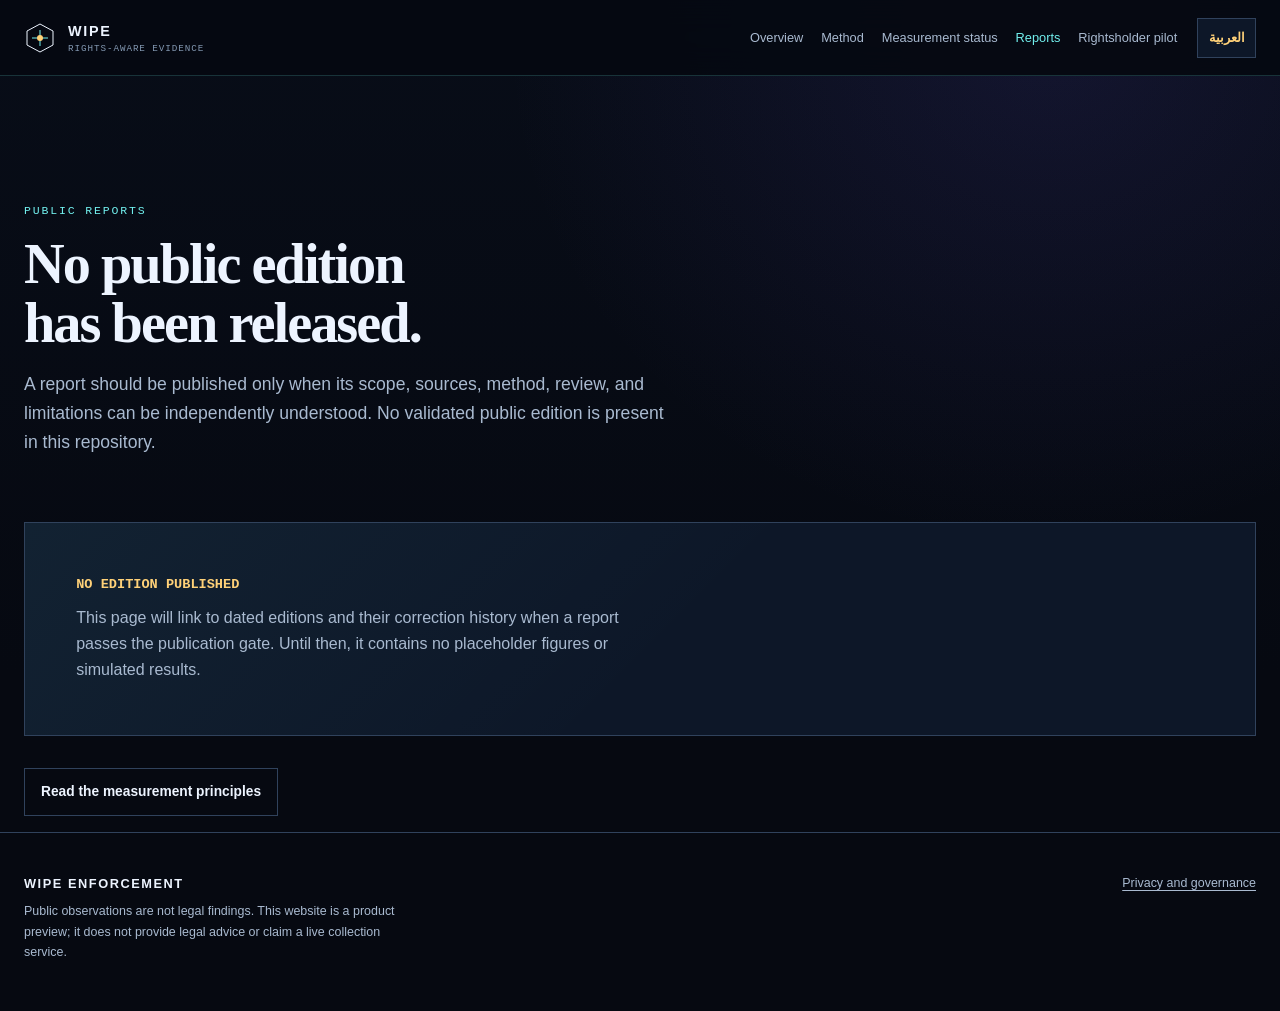
<file: site/report.html>
<!doctype html>
<html lang="en" dir="ltr" class="no-js">
<head>
  <meta charset="utf-8">
  <meta name="viewport" content="width=device-width, initial-scale=1">
  <meta name="description" content="WIPE public reports and release status.">
  <link rel="stylesheet" href="../assets/site.css">
  <script defer src="../assets/site.js"></script>
  <title>WIPE — Public reports</title>
</head>
<body data-page="report">
  <header class="site-header"><div class="wrap header-row">
    <a class="brand" href="../index.html"><svg class="brand-mark" viewBox="0 0 32 32" aria-hidden="true"><path d="M16 2 29 9v14l-13 7L3 23V9z" fill="none" stroke="currentColor"/><path d="M8 16h16M16 8v16" stroke="#72f0ee"/><circle cx="16" cy="16" r="3" fill="#ffd178"/></svg><span>WIPE<small data-i18n="brand_subtitle">Rights-aware evidence</small></span></a>
    <nav class="site-nav" aria-label="Primary navigation" data-i18n-aria="nav_aria"><a href="../index.html" data-i18n="nav_home">Overview</a><a href="method.html" data-i18n="nav_method">Method</a><a href="radar.html" data-i18n="nav_radar">Measurement status</a><a href="report.html" aria-current="page" data-i18n="nav_report">Reports</a><a href="verify.html" data-i18n="nav_verify">Rightsholder pilot</a></nav>
    <button class="lang-toggle" type="button" data-language-toggle aria-label="Switch language to Arabic">العربية</button>
  </div></header>
  <main class="wrap">
    <section class="page-hero"><p class="eyebrow" data-i18n="page_label">Public reports</p><h1 data-i18n="page_title">No public edition has been released.</h1><p class="lede" data-i18n="page_lede">A report should be published only when its scope, sources, method, review, and limitations can be independently understood.</p></section>
    <section class="empty-state" aria-live="polite"><strong data-i18n="report_state">NO EDITION PUBLISHED</strong><p data-i18n="report_copy">This page will link to dated editions and their correction history when a report passes the publication gate. Until then, it contains no placeholder figures or simulated results.</p></section>
    <p class="actions"><a class="button secondary" href="method.html" data-i18n="report_method">Read the measurement principles</a></p>
  </main>
  <footer class="site-footer"><div class="wrap footer-row"><div><div class="footer-brand">WIPE Enforcement</div><p class="footer-copy" data-i18n="footer_legal">Public observations are not legal findings. This website is a product preview.</p></div><div class="footer-links"><a href="governance.html" data-i18n="footer_privacy">Privacy and governance</a></div></div></footer>
</body>
</html>
</file>
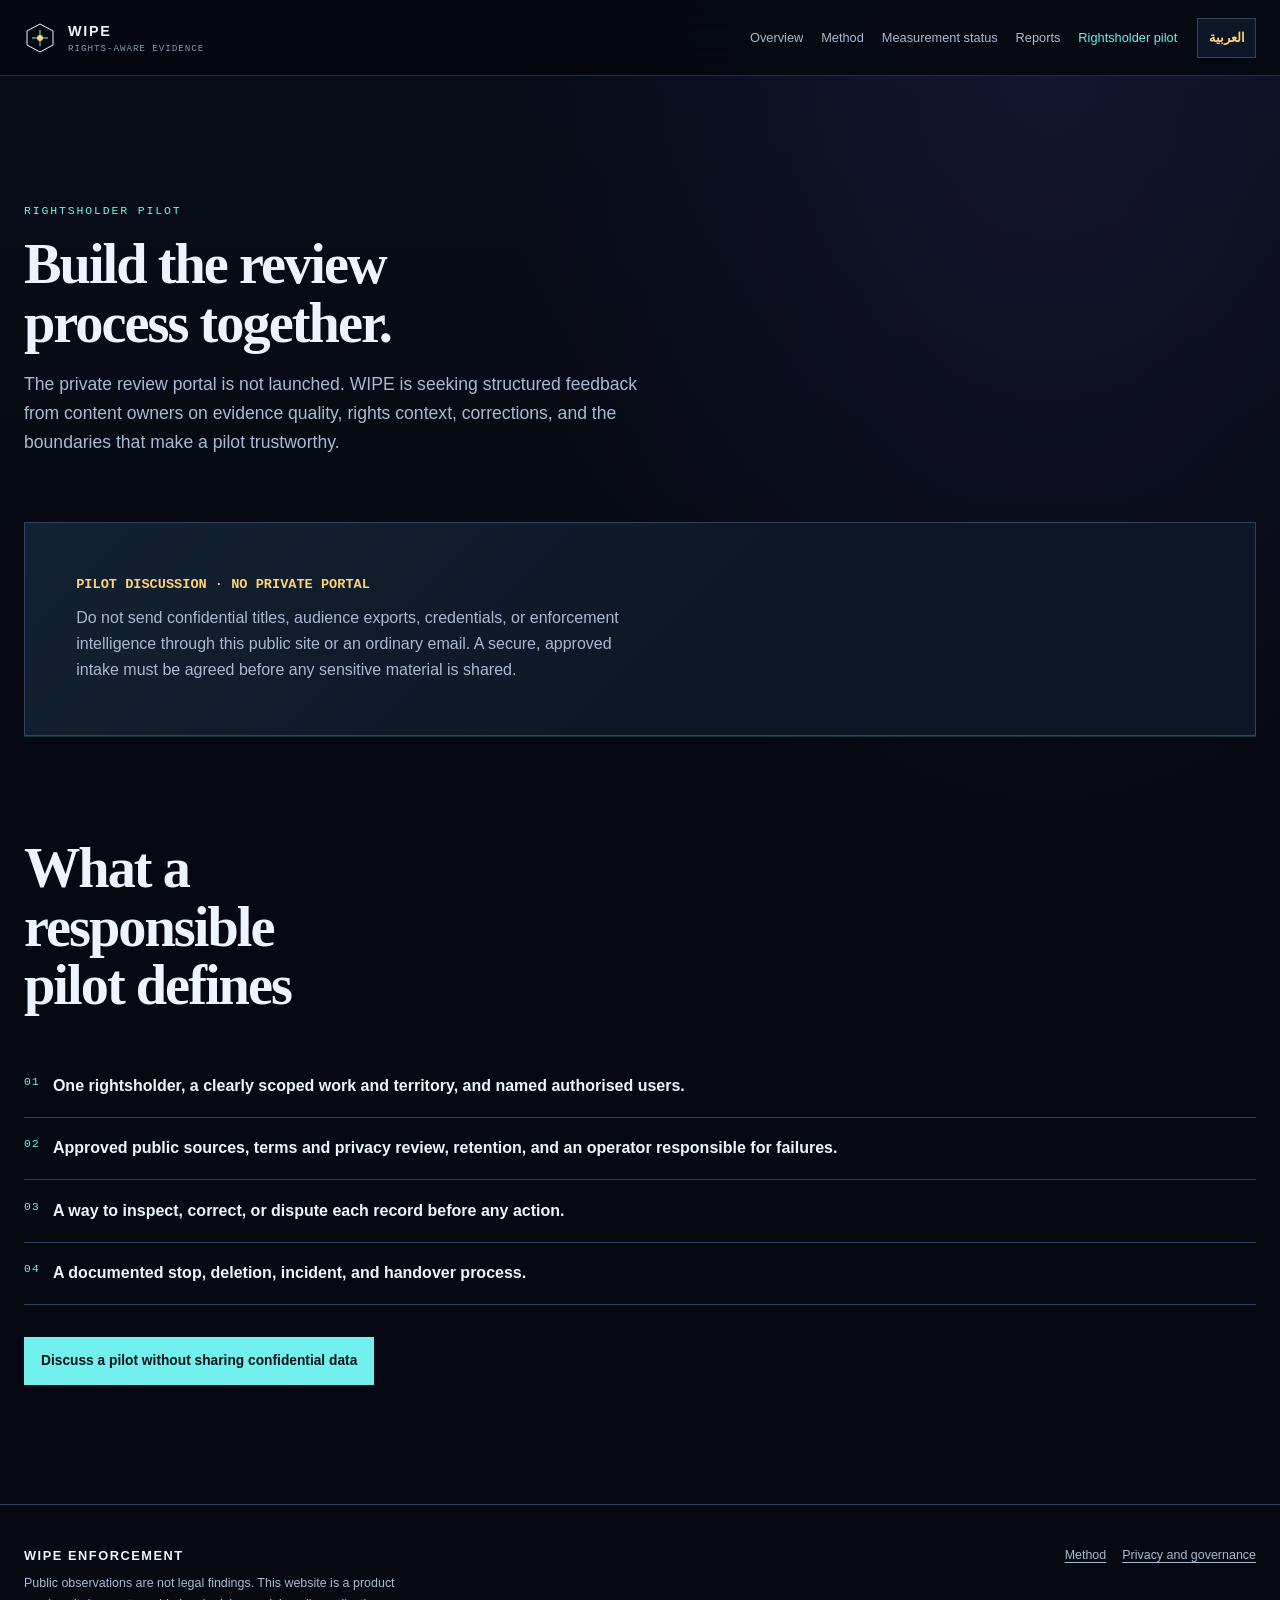
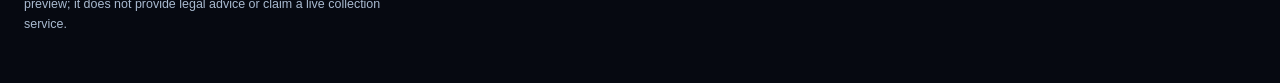
<file: site/verify.html>
<!doctype html>
<html lang="en" dir="ltr" class="no-js">
<head>
  <meta charset="utf-8">
  <meta name="viewport" content="width=device-width, initial-scale=1">
  <meta name="description" content="Learn about a future WIPE rightsholder review pilot.">
  <link rel="stylesheet" href="../assets/site.css">
  <script defer src="../assets/site.js"></script>
  <title>WIPE — Rightsholder pilot</title>
</head>
<body data-page="verify">
  <header class="site-header"><div class="wrap header-row">
    <a class="brand" href="../index.html"><svg class="brand-mark" viewBox="0 0 32 32" aria-hidden="true"><path d="M16 2 29 9v14l-13 7L3 23V9z" fill="none" stroke="currentColor"/><path d="M8 16h16M16 8v16" stroke="#72f0ee"/><circle cx="16" cy="16" r="3" fill="#ffd178"/></svg><span>WIPE<small data-i18n="brand_subtitle">Rights-aware evidence</small></span></a>
    <nav class="site-nav" aria-label="Primary navigation" data-i18n-aria="nav_aria"><a href="../index.html" data-i18n="nav_home">Overview</a><a href="method.html" data-i18n="nav_method">Method</a><a href="radar.html" data-i18n="nav_radar">Measurement status</a><a href="report.html" data-i18n="nav_report">Reports</a><a href="verify.html" aria-current="page" data-i18n="nav_verify">Rightsholder pilot</a></nav>
    <button class="lang-toggle" type="button" data-language-toggle aria-label="Switch language to Arabic">العربية</button>
  </div></header>
  <main class="wrap">
    <section class="page-hero"><p class="eyebrow" data-i18n="page_label">Rightsholder pilot</p><h1 data-i18n="page_title">Build the review process together.</h1><p class="lede" data-i18n="page_lede">The private review portal is not launched. WIPE is seeking structured feedback from content owners.</p></section>
    <section class="empty-state" aria-live="polite"><strong data-i18n="verify_state">PILOT DISCUSSION · NO PRIVATE PORTAL</strong><p data-i18n="verify_copy">Do not send confidential titles, audience exports, credentials, or enforcement intelligence through this public site or an ordinary email.</p></section>
    <section class="section"><div class="section-heading"><h2 data-i18n="verify_steps_title">What a responsible pilot defines</h2></div>
      <div class="state-line"><span class="step-no">01</span><strong data-i18n="verify_step_scope">One rightsholder, a clearly scoped work and territory, and named authorised users.</strong></div>
      <div class="state-line"><span class="step-no">02</span><strong data-i18n="verify_step_sources">Approved public sources, terms and privacy review, retention, and an operator responsible for failures.</strong></div>
      <div class="state-line"><span class="step-no">03</span><strong data-i18n="verify_step_review">A way to inspect, correct, or dispute each record before any action.</strong></div>
      <div class="state-line"><span class="step-no">04</span><strong data-i18n="verify_step_exit">A documented stop, deletion, incident, and handover process.</strong></div>
      <p class="actions"><a class="button primary" href="mailto:mohamed.hasan.mousa@gmail.com" data-i18n="verify_contact">Discuss a pilot without sharing confidential data</a></p>
    </section>
  </main>
  <footer class="site-footer"><div class="wrap footer-row"><div><div class="footer-brand">WIPE Enforcement</div><p class="footer-copy" data-i18n="footer_legal">Public observations are not legal findings. This website is a product preview.</p></div><div class="footer-links"><a href="method.html" data-i18n="nav_method">Method</a><a href="governance.html" data-i18n="footer_privacy">Privacy and governance</a></div></div></footer>
</body>
</html>
</file>
<file: assets/site.css>
:root {
  color-scheme: dark;
  --void: #060911;
  --deep: #0a1020;
  --panel: #0d1728;
  --panel-raised: #111f34;
  --ink: #edf4ff;
  --muted: #a9bad0;
  --quiet: #8398b2;
  --line: #30425c;
  --cyan: #72f0ee;
  --violet: #aaa1ff;
  --amber: #ffd178;
  --coral: #ff9a9a;
  --mono: "Cascadia Code", "SFMono-Regular", Consolas, monospace;
  --sans: Inter, "Segoe UI", "Noto Sans Arabic", Tahoma, sans-serif;
  --serif: Georgia, "Noto Naskh Arabic", serif;
  --measure: 72ch;
  font-family: var(--sans);
  background: var(--void);
  color: var(--ink);
}

* { box-sizing: border-box; }
html { min-width: 320px; scroll-behavior: smooth; scroll-padding-top: 6rem; }
body {
  margin: 0;
  min-width: 320px;
  background:
    radial-gradient(ellipse at 82% 4%, rgb(91 73 192 / 14%), transparent 34rem),
    linear-gradient(180deg, #080d18 0%, var(--void) 42rem);
  color: var(--ink);
  font-size: 16px;
  line-height: 1.65;
  -webkit-font-smoothing: antialiased;
}
::selection { color: var(--void); background: var(--cyan); }
a { color: var(--cyan); text-underline-offset: .22em; }
a:hover { color: var(--amber); }
button, a { -webkit-tap-highlight-color: transparent; }
button { color: inherit; font: inherit; }
.no-js [data-language-toggle], .no-js [data-stage] { display: none; }
button:focus-visible, a:focus-visible {
  outline: 2px solid var(--amber);
  outline-offset: 4px;
}
img, svg { display: block; max-width: 100%; }
.wrap { width: min(100% - 3rem, 82rem); margin-inline: auto; }
.mono, .eyebrow, .status, .tag, .step-no { font-family: var(--mono); }
.eyebrow {
  color: var(--cyan);
  font-size: .72rem;
  letter-spacing: .16em;
  line-height: 1.4;
  text-transform: uppercase;
}
.lede, .copy { max-width: var(--measure); color: var(--muted); }
.copy { font-size: 1rem; }

.site-header {
  position: sticky;
  z-index: 20;
  top: 0;
  border-bottom: 1px solid rgb(114 240 238 / 18%);
  background: rgb(6 9 17 / 94%);
  backdrop-filter: blur(16px);
}
.header-row {
  display: flex;
  min-height: 4.7rem;
  align-items: center;
  gap: 1.25rem;
}
.brand {
  display: inline-flex;
  flex: 0 0 auto;
  align-items: center;
  gap: .75rem;
  color: var(--ink);
  font-size: .9rem;
  font-weight: 760;
  letter-spacing: .12em;
  text-decoration: none;
  text-transform: uppercase;
}
.brand-mark { width: 2rem; height: 2rem; }
.brand small {
  display: block;
  color: var(--quiet);
  font: 500 .58rem/1.3 var(--mono);
  letter-spacing: .1em;
}
.site-nav {
  display: flex;
  flex: 1 1 auto;
  align-items: center;
  justify-content: flex-end;
  gap: clamp(.55rem, 1.4vw, 1.25rem);
}
.site-nav a {
  color: var(--muted);
  font-size: .8rem;
  text-decoration: none;
  white-space: nowrap;
}
.site-nav a:hover, .site-nav a[aria-current="page"] { color: var(--cyan); }
.lang-toggle {
  min-width: 3.6rem;
  min-height: 2.5rem;
  padding: .35rem .65rem;
  border: 1px solid var(--line);
  background: var(--panel);
  color: var(--amber);
  cursor: pointer;
  font-size: .8rem;
  font-weight: 700;
}
.lang-toggle:hover { border-color: var(--cyan); }

main { overflow: clip; }
.hero { position: relative; padding: clamp(4rem, 9vw, 8rem) 0 5.5rem; }
.hero-grid {
  display: grid;
  grid-template-columns: minmax(0, .88fr) minmax(26rem, 1.12fr);
  align-items: center;
  gap: clamp(2rem, 5vw, 5rem);
}
.hero h1 {
  max-width: 12ch;
  margin: 1.25rem 0 1.4rem;
  font: 650 clamp(2.8rem, 6.1vw, 6.2rem)/.99 var(--serif);
  letter-spacing: -.045em;
  text-wrap: balance;
}
.hero h1 strong { color: var(--cyan); font-weight: inherit; }
.hero .lede { max-width: 57ch; margin: 0; font-size: clamp(1.02rem, 1.5vw, 1.18rem); }
.actions { display: flex; flex-wrap: wrap; gap: .8rem; margin-top: 2rem; }
.button {
  display: inline-flex;
  min-height: 3rem;
  align-items: center;
  justify-content: center;
  gap: .55rem;
  padding: .7rem 1rem;
  border: 1px solid var(--line);
  background: transparent;
  color: var(--ink);
  font-size: .86rem;
  font-weight: 680;
  text-decoration: none;
  transition: background-color .18s ease, border-color .18s ease, transform .18s ease;
}
.button.primary { border-color: var(--cyan); background: var(--cyan); color: #041318; }
.button.primary:hover { border-color: var(--amber); background: var(--amber); color: #171007; }
.button.secondary:hover { border-color: var(--violet); background: rgb(170 161 255 / 8%); }
.button:active { transform: translateY(1px); }
.hero-note {
  display: flex;
  align-items: flex-start;
  gap: .7rem;
  max-width: 50ch;
  margin-top: 1.5rem;
  color: var(--amber);
  font-size: .78rem;
}
.hero-note::before {
  width: .55rem;
  height: .55rem;
  flex: 0 0 auto;
  margin-top: .45rem;
  border: 1px solid currentColor;
  content: "";
  transform: rotate(45deg);
}

.signal-frame {
  position: relative;
  min-height: 28rem;
  overflow: hidden;
  border: 1px solid rgb(114 240 238 / 42%);
  background:
    linear-gradient(135deg, rgb(10 23 40 / 96%), rgb(12 14 33 / 93%) 55%, rgb(30 20 52 / 92%));
  box-shadow: 16px 20px 60px rgb(0 0 0 / 28%), inset 0 0 48px rgb(114 240 238 / 4%);
  isolation: isolate;
}
.signal-frame::before, .signal-frame::after {
  position: absolute;
  z-index: -1;
  inset: 1rem;
  border: 1px solid rgb(170 161 255 / 24%);
  content: "";
  pointer-events: none;
}
.signal-frame::after {
  inset: 1.55rem;
  border-color: rgb(114 240 238 / 14%);
}
.frame-head {
  display: flex;
  align-items: center;
  justify-content: space-between;
  gap: 1rem;
  padding: 1.1rem 1.25rem;
  border-bottom: 1px solid rgb(114 240 238 / 18%);
  color: var(--muted);
  font: 600 .65rem/1.4 var(--mono);
  letter-spacing: .1em;
  text-transform: uppercase;
}
.frame-head .status { color: var(--amber); }
.wire-map {
  position: absolute;
  inset: 4rem 0 3.8rem;
  width: 100%;
  height: calc(100% - 7.8rem);
  overflow: visible;
}
.wire-grid { stroke: rgb(114 240 238 / 10%); stroke-width: 1; }
.wire-route {
  fill: none;
  stroke: var(--cyan);
  stroke-dasharray: 1;
  stroke-dashoffset: 1;
  stroke-width: 1.4;
  vector-effect: non-scaling-stroke;
}
.signal-frame.is-visible .wire-route { animation: trace-in 1.6s cubic-bezier(.16, 1, .3, 1) forwards; }
.wire-route.secondary { stroke: var(--violet); animation-delay: .18s; }
.wire-route.tertiary { stroke: var(--amber); animation-delay: .34s; }
.wire-node {
  fill: var(--void);
  stroke: var(--cyan);
  stroke-width: 2;
  vector-effect: non-scaling-stroke;
}
.wire-node.alt { stroke: var(--violet); }
.wire-node.focus { fill: var(--amber); stroke: var(--amber); }
.wire-label { fill: var(--muted); font: 600 10px var(--mono); letter-spacing: .12em; }
.path-observe, .path-verify, .path-review { opacity: .2; transition: opacity .25s ease, filter .25s ease; }
.signal-frame[data-active-stage="observe"] .path-observe,
.signal-frame[data-active-stage="verify"] .path-verify,
.signal-frame[data-active-stage="review"] .path-review {
  opacity: 1;
  filter: drop-shadow(0 0 6px rgb(114 240 238 / 46%));
}
@keyframes trace-in { to { stroke-dashoffset: 0; } }
.frame-controls {
  position: absolute;
  right: 1.25rem;
  bottom: 1.1rem;
  left: 1.25rem;
  display: grid;
  gap: .85rem;
}
.node-controls { display: flex; flex-wrap: wrap; gap: .5rem; }
.node-control {
  padding: .45rem .6rem;
  border: 1px solid var(--line);
  background: rgb(6 9 17 / 88%);
  color: var(--muted);
  cursor: pointer;
  font: 600 .65rem/1.35 var(--mono);
  letter-spacing: .04em;
}
.node-control[aria-pressed="true"] { border-color: var(--cyan); color: var(--cyan); }
.node-control:hover { border-color: var(--amber); color: var(--amber); }
.node-detail { min-height: 2.6em; margin: 0; color: var(--ink); font-size: .78rem; }

.section { padding: clamp(4rem, 8vw, 7rem) 0; border-top: 1px solid rgb(114 240 238 / 17%); }
.section-heading {
  display: grid;
  grid-template-columns: minmax(12rem, .7fr) minmax(18rem, 1.3fr);
  align-items: end;
  gap: 2rem;
  margin-bottom: 2.5rem;
}
.section-heading h2, .page-hero h1 {
  max-width: 17ch;
  margin: 0;
  font: 620 clamp(2rem, 4.4vw, 4.25rem)/1.04 var(--serif);
  letter-spacing: -.035em;
  text-wrap: balance;
}
.section-heading p { max-width: 62ch; margin: 0; color: var(--muted); }
.sequence {
  display: grid;
  grid-template-columns: repeat(4, minmax(0, 1fr));
  border: 1px solid var(--line);
}
.sequence-step {
  position: relative;
  min-height: 13rem;
  padding: 1.3rem;
  border-inline-end: 1px solid var(--line);
  background: linear-gradient(150deg, rgb(17 31 52 / 70%), rgb(6 9 17 / 30%));
}
.sequence-step:last-child { border-inline-end: 0; }
.step-no { color: var(--cyan); font-size: .7rem; letter-spacing: .12em; }
.sequence-step h3 { margin: 2.1rem 0 .45rem; font-size: 1rem; line-height: 1.3; }
.sequence-step p { max-width: 33ch; margin: 0; color: var(--muted); font-size: .84rem; }

.market-layout {
  display: grid;
  grid-template-columns: minmax(13rem, .65fr) minmax(0, 1.35fr);
  gap: 3rem;
  align-items: start;
}
.market-order { display: grid; grid-template-columns: repeat(2, minmax(0, 1fr)); gap: 0; }
.market-item {
  display: flex;
  align-items: center;
  justify-content: space-between;
  gap: 1rem;
  min-height: 4.2rem;
  padding: .75rem;
  border-bottom: 1px solid var(--line);
}
.market-item:nth-child(odd) { border-inline-end: 1px solid var(--line); }
.market-name { font-weight: 680; }
.market-state { color: var(--quiet); font: 600 .6rem/1.4 var(--mono); text-align: end; text-transform: uppercase; }
.market-item:first-child .market-state { color: var(--amber); }
.market-footnote { margin: 1.2rem 0 0; color: var(--muted); font-size: .82rem; }

.candidate-list {
  display: grid;
  grid-template-columns: repeat(5, minmax(0, 1fr));
  border-block: 1px solid var(--line);
}
.candidate {
  min-height: 6.5rem;
  padding: 1rem .85rem;
  border-inline-end: 1px solid var(--line);
}
.candidate:last-child { border-inline-end: 0; }
.candidate strong { display: block; font-size: .86rem; }
.candidate span { display: block; margin-top: .5rem; color: var(--quiet); font-size: .68rem; }

.roadmap { display: grid; grid-template-columns: repeat(3, minmax(0, 1fr)); }
.roadmap-step {
  padding: 1.4rem 1.25rem;
  border-top: 1px solid var(--cyan);
}
.roadmap-step + .roadmap-step { border-inline-start: 1px solid var(--line); }
.roadmap-step h3 { margin: .55rem 0; font-size: 1rem; }
.roadmap-step p { max-width: 40ch; margin: 0; color: var(--muted); font-size: .84rem; }
.roadmap-step .step-no { color: var(--amber); }

.callout {
  display: grid;
  grid-template-columns: minmax(0, 1fr) auto;
  align-items: center;
  gap: 2rem;
  padding: clamp(1.5rem, 4vw, 3rem);
  border: 1px solid rgb(170 161 255 / 38%);
  background:
    linear-gradient(115deg, rgb(114 240 238 / 8%), transparent 48%),
    var(--panel);
}
.callout h2 { max-width: 18ch; margin: 0 0 .55rem; font: 620 clamp(1.7rem, 3vw, 2.6rem)/1.1 var(--serif); }
.callout p { max-width: 58ch; margin: 0; color: var(--muted); }

.page-hero { padding: clamp(4rem, 9vw, 7.5rem) 0 3rem; }
.page-hero h1 { margin: 1rem 0; }
.page-hero .lede { max-width: 66ch; font-size: 1.1rem; }
.content-grid {
  display: grid;
  grid-template-columns: repeat(2, minmax(0, 1fr));
  border: 1px solid var(--line);
}
.content-cell { padding: clamp(1.2rem, 3vw, 2rem); }
.content-cell + .content-cell { border-inline-start: 1px solid var(--line); }
.content-cell h2, .content-cell h3 { margin-top: 0; }
.content-cell p, .content-cell li { color: var(--muted); }
.content-cell p:last-child { margin-bottom: 0; }
.content-cell ul { padding-inline-start: 1.2rem; }
.state-line {
  display: flex;
  align-items: flex-start;
  gap: .8rem;
  padding: 1.1rem 0;
  border-bottom: 1px solid var(--line);
}
.state-line:last-child { border-bottom: 0; }
.state-mark { width: .65rem; height: .65rem; flex: 0 0 auto; margin-top: .48rem; border: 1px solid var(--amber); transform: rotate(45deg); }
.state-line strong { display: block; }
.state-line p { margin: .25rem 0 0; color: var(--muted); }
.empty-state {
  padding: clamp(1.5rem, 4vw, 3.2rem);
  border: 1px solid var(--line);
  background: linear-gradient(135deg, rgb(114 240 238 / 5%), transparent 54%), var(--panel);
}
.empty-state strong { display: block; margin-bottom: .6rem; color: var(--amber); font: 650 .85rem/1.5 var(--mono); }
.empty-state p { max-width: 63ch; margin: 0; color: var(--muted); }

.site-footer { padding: 2.5rem 0 3rem; border-top: 1px solid var(--line); }
.footer-row { display: flex; align-items: flex-start; justify-content: space-between; gap: 2rem; }
.footer-brand { font-size: .8rem; font-weight: 730; letter-spacing: .12em; text-transform: uppercase; }
.footer-copy { max-width: 55ch; margin: .45rem 0 0; color: var(--muted); font-size: .78rem; }
.footer-links { display: flex; flex-wrap: wrap; gap: .7rem 1rem; }
.footer-links a { color: var(--muted); font-size: .78rem; }
.legal-note { margin: 1.5rem 0 0; color: var(--quiet); font-size: .7rem; }

[dir="rtl"] { font-family: var(--sans); }
[dir="rtl"] .eyebrow, [dir="rtl"] .status, [dir="rtl"] .tag { letter-spacing: 0; }
[dir="rtl"] .hero h1, [dir="rtl"] .section-heading h2, [dir="rtl"] .page-hero h1 { letter-spacing: -.02em; }
[dir="rtl"] .market-state { text-align: start; }

@media (max-width: 980px) {
  .header-row { flex-wrap: wrap; padding-block: .7rem; }
  .site-nav { order: 3; flex-basis: 100%; justify-content: flex-start; overflow-x: auto; padding-bottom: .25rem; }
  .lang-toggle { margin-inline-start: auto; }
  .hero-grid { grid-template-columns: 1fr; }
  .hero-copy { max-width: 58rem; }
  .signal-frame { min-height: 25rem; }
  .sequence { grid-template-columns: repeat(2, minmax(0, 1fr)); }
  .sequence-step:nth-child(2) { border-inline-end: 0; }
  .sequence-step:nth-child(-n+2) { border-bottom: 1px solid var(--line); }
  .candidate-list { grid-template-columns: repeat(3, minmax(0, 1fr)); }
  .candidate:nth-child(3) { border-inline-end: 0; }
  .candidate:nth-child(-n+3) { border-bottom: 1px solid var(--line); }
}
@media (max-width: 680px) {
  .wrap { width: min(100% - 2rem, 82rem); }
  .hero { padding-top: 3.2rem; }
  .hero-grid { gap: 2rem; }
  .hero h1 { font-size: clamp(2.6rem, 13vw, 4rem); }
  .signal-frame { min-height: 22rem; }
  .frame-head { padding: .9rem; }
  .frame-controls { right: .9rem; left: .9rem; }
  .node-control { font-size: .58rem; }
  .section-heading, .market-layout { grid-template-columns: 1fr; gap: 1rem; }
  .sequence { grid-template-columns: 1fr; }
  .sequence-step, .sequence-step:nth-child(2) { min-height: auto; border-inline-end: 0; border-bottom: 1px solid var(--line); }
  .sequence-step:last-child { border-bottom: 0; }
  .sequence-step h3 { margin-top: 1rem; }
  .market-order { grid-template-columns: 1fr; }
  .market-item:nth-child(odd) { border-inline-end: 0; }
  .candidate-list { grid-template-columns: repeat(2, minmax(0, 1fr)); }
  .candidate:nth-child(3) { border-inline-end: 1px solid var(--line); }
  .candidate:nth-child(2n) { border-inline-end: 0; }
  .candidate:nth-child(-n+4) { border-bottom: 1px solid var(--line); }
  .roadmap { grid-template-columns: 1fr; }
  .roadmap-step + .roadmap-step { border-inline-start: 0; }
  .callout { grid-template-columns: 1fr; }
  .content-grid { grid-template-columns: 1fr; }
  .content-cell + .content-cell { border-inline-start: 0; border-top: 1px solid var(--line); }
  .footer-row { flex-direction: column; }
}
@media (prefers-reduced-motion: reduce) {
  html { scroll-behavior: auto; }
  *, *::before, *::after { animation-duration: .01ms !important; animation-iteration-count: 1 !important; scroll-behavior: auto !important; transition-duration: .01ms !important; }
  .wire-route { stroke-dashoffset: 0; }
}
</file>
